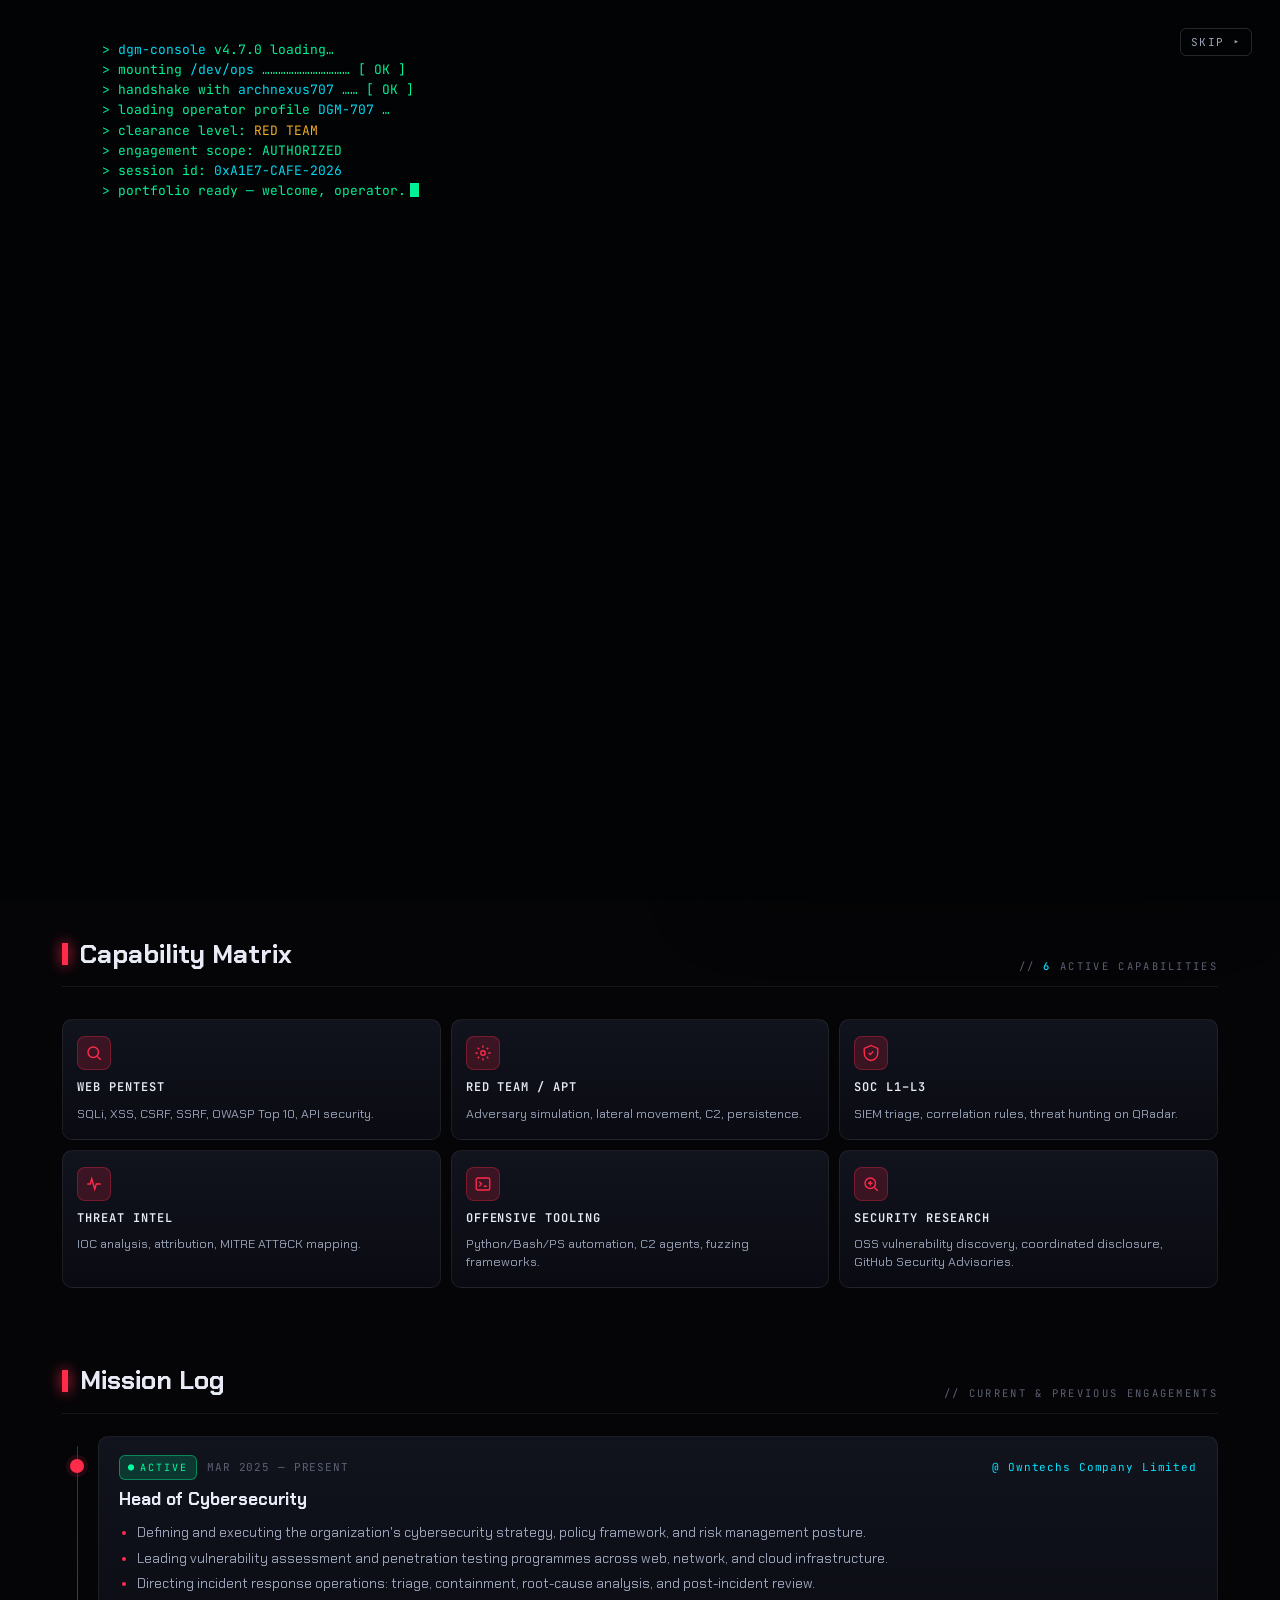
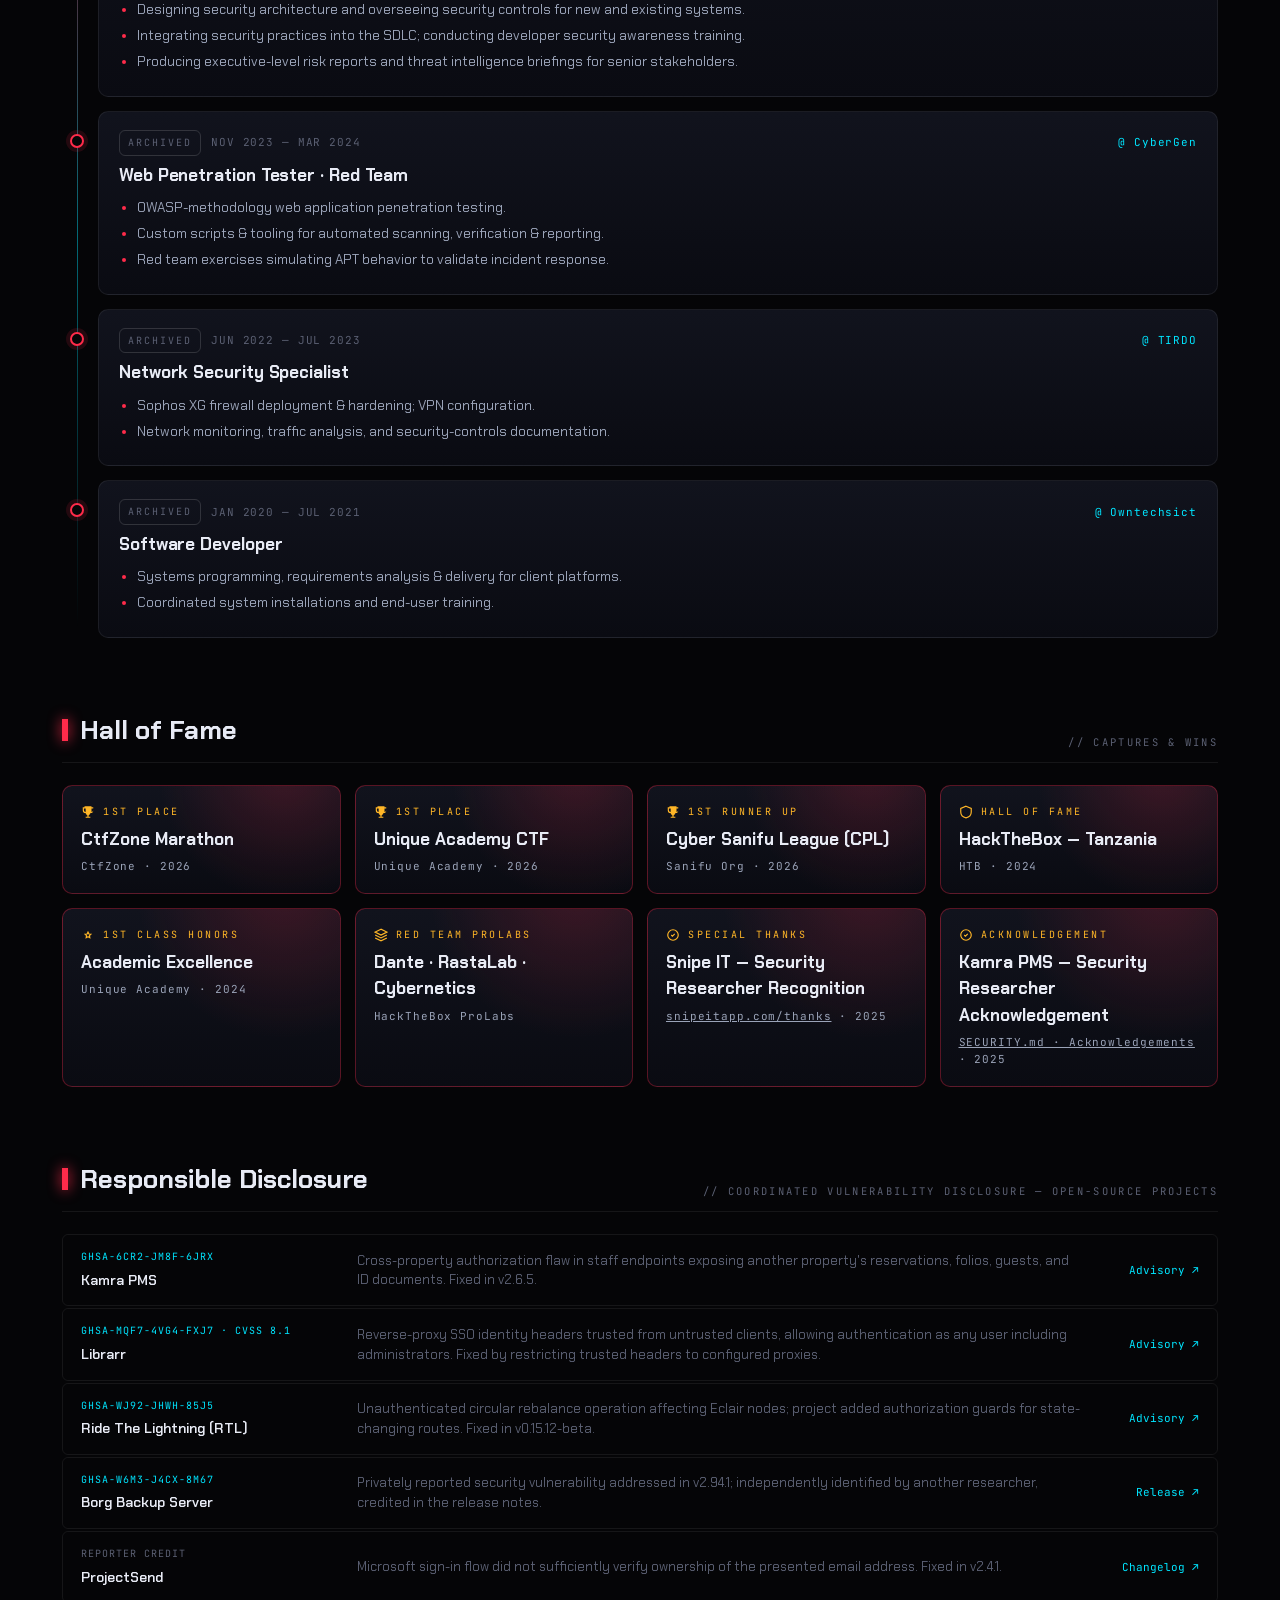
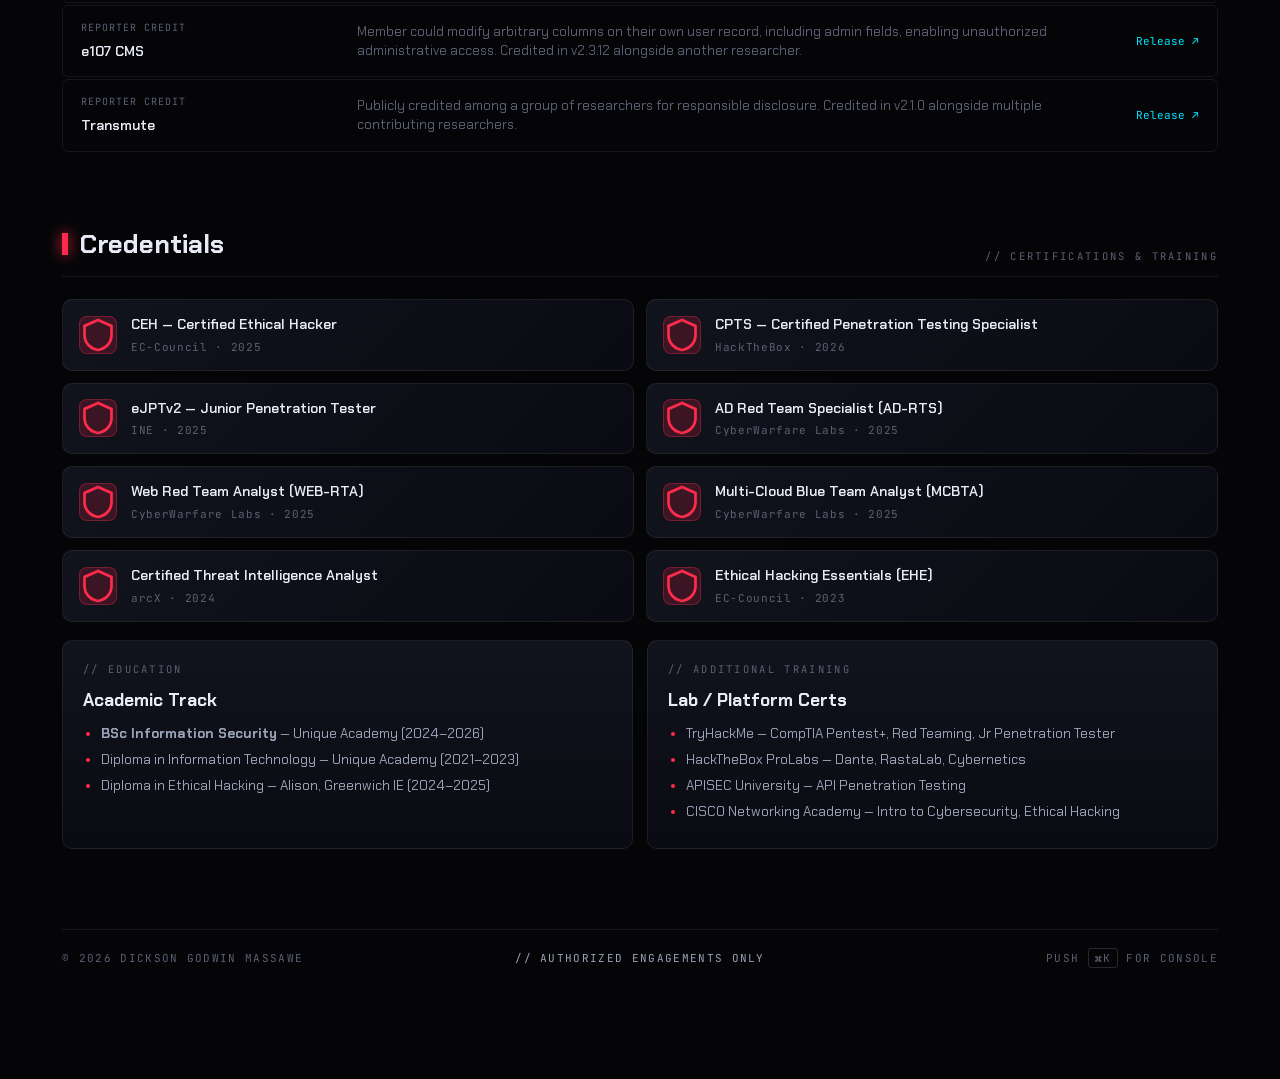
<file: index.html>
<!doctype html>
<html lang="en" data-page="home">
<head>
  <meta charset="utf-8" />
  <meta name="viewport" content="width=device-width,initial-scale=1,viewport-fit=cover" />
  <meta name="description" content="Dickson Godwin Massawe — Head of Cybersecurity, Security Researcher, Red Team Operator, Web Application Pentester. Dar es Salaam, Tanzania." />
  <meta name="theme-color" content="#050507" />
  <title>DGM-707 // Operator Console — Dickson Godwin Massawe</title>

  <link rel="preconnect" href="https://fonts.googleapis.com">
  <link rel="preconnect" href="https://fonts.gstatic.com" crossorigin>
  <link href="https://fonts.googleapis.com/css2?family=Chakra+Petch:wght@400;500;600;700&family=JetBrains+Mono:wght@400;500;600&display=swap" rel="stylesheet">
  <link rel="stylesheet" href="styles.css" />
  <link rel="icon" href="data:image/svg+xml;utf8,<svg xmlns='http://www.w3.org/2000/svg' viewBox='0 0 32 32'><rect width='32' height='32' rx='6' fill='%23050507'/><circle cx='16' cy='16' r='7' fill='none' stroke='%23ff2b4a' stroke-width='2'/><line x1='16' y1='4' x2='16' y2='28' stroke='%23ff2b4a' stroke-width='1.2'/><line x1='4' y1='16' x2='28' y2='16' stroke='%23ff2b4a' stroke-width='1.2'/></svg>">
</head>

<body>
  <!-- Boot sequence overlay -->
  <div class="boot" id="boot" role="status" aria-live="polite">
    <button class="boot__skip" id="bootSkip" aria-label="Skip intro">SKIP ▸</button>
    <div id="bootLines"></div>
  </div>

  <!-- Ambient backdrop -->
  <div class="bg-void" aria-hidden="true"></div>
  <div class="bg-grid" aria-hidden="true"></div>
  <div class="bg-scan" aria-hidden="true"></div>
  <div class="bg-noise" aria-hidden="true"></div>

  <!-- Top nav -->
  <header class="nav">
    <div class="nav__inner">
      <a class="brand" href="index.html" aria-label="Home">
        <span class="brand__mark" aria-hidden="true">
          <!-- crosshair -->
          <svg viewBox="0 0 24 24" fill="none"><circle cx="12" cy="12" r="8" stroke="currentColor" stroke-width="1.8"/><circle cx="12" cy="12" r="2" fill="currentColor"/><line x1="12" y1="1" x2="12" y2="6" stroke="currentColor" stroke-width="1.6"/><line x1="12" y1="18" x2="12" y2="23" stroke="currentColor" stroke-width="1.6"/><line x1="1" y1="12" x2="6" y2="12" stroke="currentColor" stroke-width="1.6"/><line x1="18" y1="12" x2="23" y2="12" stroke="currentColor" stroke-width="1.6"/></svg>
        </span>
        <span>
          <span class="brand__text">DGM_707</span>
          <span class="brand__sub">operator console</span>
        </span>
      </a>

      <nav class="tabs" id="tabs" aria-label="Primary">
        <a class="tab is-active" href="index.html">//&nbsp;Profile</a>
        <a class="tab" href="skills.html">//&nbsp;Arsenal</a>
        <a class="tab" href="projects.html">//&nbsp;Operations</a>
        <a class="tab" href="contact.html">//&nbsp;Comms</a>
      </nav>

      <button class="nav__kbd" id="cmdkOpen" aria-label="Open command palette">
        <svg viewBox="0 0 24 24" width="13" height="13" fill="none" stroke="currentColor" stroke-width="1.8"><circle cx="11" cy="11" r="7"/><line x1="21" y1="21" x2="16.65" y2="16.65"/></svg>
        Search
        <kbd>⌘K</kbd>
      </button>

      <button class="nav__burger" id="burger" aria-label="Menu"><span></span></button>
    </div>
  </header>

  <main class="container">
    <!-- HERO -->
    <section class="hero">
      <div class="hero__left">
        <span class="hero__classify">
          CLASSIFIED // CLEARANCE: HEAD OF CYBER · RED TEAM
        </span>

        <div class="hero__typed" id="typed"></div>

        <h1 class="hero__name" data-glitch="1">
          <span class="tk">Dickson</span> <span class="tk">Godwin</span> <span class="tk">Massawe</span>
        </h1>

        <div class="hero__role">
          <b>Head of Cybersecurity</b><span class="sep">•</span>
          <b>Security Researcher</b><span class="sep">•</span>
          <b>Red Team Operator</b><span class="sep">•</span>
          <b>Web App Pentester</b>
        </div>

        <p class="hero__lead">
          Head of Cybersecurity at Owntechs Company Limited; offensive security engineer
          with active responsible disclosure research across open-source projects.
          Operating across red team adversary simulation, SOC triage, web application
          penetration testing, and security architecture. Dar es Salaam, Tanzania.
        </p>

        <div class="hero__chips">
          <span class="chip chip--red">
            <svg viewBox="0 0 24 24" fill="none" stroke="currentColor" stroke-width="1.7"><path d="M12 2l9 4v6c0 5-3.5 9-9 10-5.5-1-9-5-9-10V6z"/></svg>
            VAPT
          </span>
          <span class="chip chip--red">
            <svg viewBox="0 0 24 24" fill="none" stroke="currentColor" stroke-width="1.7"><circle cx="12" cy="12" r="9"/><circle cx="12" cy="12" r="3"/><path d="M12 3v3M12 18v3M3 12h3M18 12h3"/></svg>
            APT Simulation
          </span>
          <span class="chip">
            <svg viewBox="0 0 24 24" fill="none" stroke="currentColor" stroke-width="1.7"><rect x="3" y="4" width="18" height="16" rx="2"/><path d="M7 9l3 3-3 3M13 15h4"/></svg>
            MITRE ATT&amp;CK
          </span>
          <span class="chip">
            <svg viewBox="0 0 24 24" fill="none" stroke="currentColor" stroke-width="1.7"><path d="M4 4h16v6H4zM4 14h16v6H4z"/><path d="M8 7h.01M8 17h.01"/></svg>
            SIEM (QRadar)
          </span>
          <span class="chip">
            <svg viewBox="0 0 24 24" fill="none" stroke="currentColor" stroke-width="1.7"><path d="M10 13a5 5 0 0 0 7 0l3-3a5 5 0 0 0-7-7l-1 1M14 11a5 5 0 0 0-7 0l-3 3a5 5 0 0 0 7 7l1-1"/></svg>
            OWASP Top 10
          </span>
          <span class="chip">
            <svg viewBox="0 0 24 24" fill="none" stroke="currentColor" stroke-width="1.7"><path d="M12 2L2 7l10 5 10-5-10-5zM2 17l10 5 10-5M2 12l10 5 10-5"/></svg>
            AD Red Team
          </span>
          <span class="chip chip--red">
            <svg viewBox="0 0 24 24" fill="none" stroke="currentColor" stroke-width="1.7"><circle cx="11" cy="11" r="6"/><path d="M11 8v3l2 2M21 21l-4-4"/><circle cx="11" cy="11" r="1" fill="currentColor"/></svg>
            Security Research
          </span>
        </div>

        <div class="hero__meta">
          <div>
            <div class="k">// Location</div>
            <div class="v">Dar es Salaam, TZ</div>
          </div>
          <div>
            <div class="k">// Email</div>
            <div class="v"><button data-copy="dicksonmassawe707@gmail.com" aria-label="Copy email">dicksonmassawe707@gmail.com</button></div>
          </div>
          <div>
            <div class="k">// LinkedIn</div>
            <div class="v"><a href="https://tz.linkedin.com/in/dickson-godwin-963114249" target="_blank" rel="noreferrer">open profile ↗</a></div>
          </div>
        </div>

        <div class="hero__cta">
          <a class="btn" href="projects.html">
            <svg viewBox="0 0 24 24" fill="none" stroke="currentColor" stroke-width="2"><path d="M5 12h14M13 5l7 7-7 7"/></svg>
            View Operations
          </a>
          <a class="btn btn--ghost" href="contact.html">
            <svg viewBox="0 0 24 24" fill="none" stroke="currentColor" stroke-width="2"><circle cx="12" cy="12" r="2"/><path d="M8.5 8.5a5 5 0 0 0 0 7M15.5 15.5a5 5 0 0 0 0-7"/></svg>
            Open secure channel
          </a>
          <a class="btn btn--ghost" href="https://github.com/archnexus707" target="_blank" rel="noreferrer">
            <svg viewBox="0 0 24 24" fill="currentColor"><path d="M12 .5C5.7.5.5 5.7.5 12c0 5.1 3.3 9.4 7.8 10.9.6.1.8-.2.8-.6v-2c-3.2.7-3.9-1.4-3.9-1.4-.5-1.3-1.3-1.7-1.3-1.7-1-.7.1-.7.1-.7 1.1.1 1.7 1.2 1.7 1.2 1 1.7 2.7 1.2 3.3.9.1-.7.4-1.2.7-1.5-2.6-.3-5.3-1.3-5.3-5.7 0-1.3.4-2.3 1.2-3.1-.1-.3-.5-1.5.1-3 0 0 1-.3 3.2 1.2.9-.3 1.9-.4 2.9-.4s2 .1 2.9.4c2.2-1.5 3.2-1.2 3.2-1.2.6 1.6.2 2.7.1 3 .7.8 1.2 1.8 1.2 3.1 0 4.4-2.7 5.4-5.3 5.7.4.4.8 1.1.8 2.2v3.3c0 .3.2.7.8.6 4.6-1.5 7.8-5.8 7.8-10.9C23.5 5.7 18.3.5 12 .5z"/></svg>
            GitHub
          </a>
        </div>
      </div>

      <!-- Operator ID card -->
      <aside class="hero__right">
        <div class="idcard">
          <div class="idcard__top">
            <span>// OPERATOR IDENTIFICATION</span>
            <span class="idcard__dots"><i></i><i></i><i></i></span>
          </div>

          <div class="idcard__photo">
            <img src="portfolio_pullneck.jpg" alt="Dickson Godwin Massawe — operator portrait" onerror="this.style.display='none'"/>
            <div class="idcard__scan"></div>
            <div class="idcard__corners" aria-hidden="true"><i></i><i></i><i></i><i></i></div>
            <div class="idcard__badge">ID: <b>DGM-707</b> // VERIFIED</div>
          </div>

          <div class="idcard__info">
            <div>
              <div class="k">Codename</div>
              <div class="v red">archnexus707</div>
            </div>
            <div>
              <div class="k">Status</div>
              <div class="v green">● ACTIVE</div>
            </div>
            <div>
              <div class="k">Division</div>
              <div class="v">Head of Cyber</div>
            </div>
            <div>
              <div class="k">Clearance</div>
              <div class="v red">RED // L3</div>
            </div>
            <div>
              <div class="k">AO</div>
              <div class="v">Dar es Salaam</div>
            </div>
            <div>
              <div class="k">Years Op</div>
              <div class="v">3+</div>
            </div>
          </div>

          <div class="idcard__threat">
            <span>THREAT LEVEL</span>
            <div class="idcard__bars" aria-hidden="true">
              <span class="on"></span><span class="on"></span><span class="on"></span><span class="on"></span><span></span>
            </div>
            <b>HIGH</b>
          </div>
        </div>
      </aside>
    </section>

    <!-- CAPABILITY MATRIX -->
    <section class="section">
      <div class="section__head">
        <h2 class="section__title">Capability Matrix</h2>
        <span class="section__kicker">// <b>6</b> active capabilities</span>
      </div>
      <div class="matrix">
        <div class="matrix__cell">
          <div class="matrix__icon">
            <svg viewBox="0 0 24 24" fill="none" stroke="currentColor" stroke-width="1.8"><circle cx="11" cy="11" r="7"/><line x1="21" y1="21" x2="16.65" y2="16.65"/></svg>
          </div>
          <div class="matrix__name">Web Pentest</div>
          <div class="matrix__desc">SQLi, XSS, CSRF, SSRF, OWASP Top 10, API security.</div>
        </div>
        <div class="matrix__cell">
          <div class="matrix__icon">
            <svg viewBox="0 0 24 24" fill="none" stroke="currentColor" stroke-width="1.8"><circle cx="12" cy="12" r="3"/><path d="M12 2v3M12 19v3M2 12h3M19 12h3M4.9 4.9l2.1 2.1M17 17l2.1 2.1M4.9 19.1L7 17M17 7l2.1-2.1"/></svg>
          </div>
          <div class="matrix__name">Red Team / APT</div>
          <div class="matrix__desc">Adversary simulation, lateral movement, C2, persistence.</div>
        </div>
        <div class="matrix__cell">
          <div class="matrix__icon">
            <svg viewBox="0 0 24 24" fill="none" stroke="currentColor" stroke-width="1.8"><path d="M12 2l9 4v6c0 5-3.5 9-9 10-5.5-1-9-5-9-10V6z"/><path d="M9 12l2 2 4-4"/></svg>
          </div>
          <div class="matrix__name">SOC L1–L3</div>
          <div class="matrix__desc">SIEM triage, correlation rules, threat hunting on QRadar.</div>
        </div>
        <div class="matrix__cell">
          <div class="matrix__icon">
            <svg viewBox="0 0 24 24" fill="none" stroke="currentColor" stroke-width="1.8"><path d="M3 12h4l2-7 4 14 2-7h6"/></svg>
          </div>
          <div class="matrix__name">Threat Intel</div>
          <div class="matrix__desc">IOC analysis, attribution, MITRE ATT&amp;CK mapping.</div>
        </div>
        <div class="matrix__cell">
          <div class="matrix__icon">
            <svg viewBox="0 0 24 24" fill="none" stroke="currentColor" stroke-width="1.8"><rect x="3" y="4" width="18" height="16" rx="2"/><path d="M7 9l3 3-3 3M13 15h4"/></svg>
          </div>
          <div class="matrix__name">Offensive Tooling</div>
          <div class="matrix__desc">Python/Bash/PS automation, C2 agents, fuzzing frameworks.</div>
        </div>
        <div class="matrix__cell">
          <div class="matrix__icon">
            <svg viewBox="0 0 24 24" fill="none" stroke="currentColor" stroke-width="1.8"><circle cx="11" cy="11" r="7"/><path d="M21 21l-4.35-4.35M11 8v6M8 11h6"/></svg>
          </div>
          <div class="matrix__name">Security Research</div>
          <div class="matrix__desc">OSS vulnerability discovery, coordinated disclosure, GitHub Security Advisories.</div>
        </div>
      </div>
    </section>

    <!-- OPERATIONS TIMELINE -->
    <section class="section">
      <div class="section__head">
        <h2 class="section__title">Mission Log</h2>
        <span class="section__kicker">// current &amp; previous engagements</span>
      </div>

      <div class="ops">
        <article class="op is-active">
          <div class="op__head">
            <span class="op__status active">ACTIVE</span>
            <span class="op__date">MAR 2025 — PRESENT</span>
            <span class="op__org">@ Owntechs Company Limited</span>
          </div>
          <h3 class="op__role">Head of Cybersecurity</h3>
          <ul class="op__bullets">
            <li>Defining and executing the organization's cybersecurity strategy, policy framework, and risk management posture.</li>
            <li>Leading vulnerability assessment and penetration testing programmes across web, network, and cloud infrastructure.</li>
            <li>Directing incident response operations: triage, containment, root-cause analysis, and post-incident review.</li>
            <li>Designing security architecture and overseeing security controls for new and existing systems.</li>
            <li>Integrating security practices into the SDLC; conducting developer security awareness training.</li>
            <li>Producing executive-level risk reports and threat intelligence briefings for senior stakeholders.</li>
          </ul>
        </article>

        <article class="op">
          <div class="op__head">
            <span class="op__status archived">ARCHIVED</span>
            <span class="op__date">NOV 2023 — MAR 2024</span>
            <span class="op__org">@ CyberGen</span>
          </div>
          <h3 class="op__role">Web Penetration Tester · Red Team</h3>
          <ul class="op__bullets">
            <li>OWASP-methodology web application penetration testing.</li>
            <li>Custom scripts &amp; tooling for automated scanning, verification &amp; reporting.</li>
            <li>Red team exercises simulating APT behavior to validate incident response.</li>
          </ul>
        </article>

        <article class="op">
          <div class="op__head">
            <span class="op__status archived">ARCHIVED</span>
            <span class="op__date">JUN 2022 — JUL 2023</span>
            <span class="op__org">@ TIRDO</span>
          </div>
          <h3 class="op__role">Network Security Specialist</h3>
          <ul class="op__bullets">
            <li>Sophos XG firewall deployment &amp; hardening; VPN configuration.</li>
            <li>Network monitoring, traffic analysis, and security-controls documentation.</li>
          </ul>
        </article>

        <article class="op">
          <div class="op__head">
            <span class="op__status archived">ARCHIVED</span>
            <span class="op__date">JAN 2020 — JUL 2021</span>
            <span class="op__org">@ Owntechsict</span>
          </div>
          <h3 class="op__role">Software Developer</h3>
          <ul class="op__bullets">
            <li>Systems programming, requirements analysis &amp; delivery for client platforms.</li>
            <li>Coordinated system installations and end-user training.</li>
          </ul>
        </article>
      </div>
    </section>

    <!-- HALL OF FAME / TROPHIES -->
    <section class="section">
      <div class="section__head">
        <h2 class="section__title">Hall of Fame</h2>
        <span class="section__kicker">// captures &amp; wins</span>
      </div>
      <div class="trophies">
        <div class="trophy">
          <div class="trophy__rank">
            <svg viewBox="0 0 24 24" fill="currentColor"><path d="M6 2h12v2h3v5a5 5 0 0 1-5 5h-.2A6 6 0 0 1 13 18v2h3v2H8v-2h3v-2a6 6 0 0 1-2.8-4H8a5 5 0 0 1-5-5V4h3V2zm0 4H5v3a3 3 0 0 0 3 3V6zm12 0v6a3 3 0 0 0 3-3V6h-3z"/></svg>
            1ST PLACE
          </div>
          <h3 class="trophy__title">CtfZone Marathon</h3>
          <div class="trophy__issuer">CtfZone · 2026</div>
        </div>
        <div class="trophy">
          <div class="trophy__rank">
            <svg viewBox="0 0 24 24" fill="currentColor"><path d="M6 2h12v2h3v5a5 5 0 0 1-5 5h-.2A6 6 0 0 1 13 18v2h3v2H8v-2h3v-2a6 6 0 0 1-2.8-4H8a5 5 0 0 1-5-5V4h3V2zm0 4H5v3a3 3 0 0 0 3 3V6zm12 0v6a3 3 0 0 0 3-3V6h-3z"/></svg>
            1ST PLACE
          </div>
          <h3 class="trophy__title">Unique Academy CTF</h3>
          <div class="trophy__issuer">Unique Academy · 2026</div>
        </div>
        <div class="trophy">
          <div class="trophy__rank">
            <svg viewBox="0 0 24 24" fill="currentColor"><path d="M6 2h12v2h3v5a5 5 0 0 1-5 5h-.2A6 6 0 0 1 13 18v2h3v2H8v-2h3v-2a6 6 0 0 1-2.8-4H8a5 5 0 0 1-5-5V4h3V2zm0 4H5v3a3 3 0 0 0 3 3V6zm12 0v6a3 3 0 0 0 3-3V6h-3z"/></svg>
            1ST RUNNER UP
          </div>
          <h3 class="trophy__title">Cyber Sanifu League (CPL)</h3>
          <div class="trophy__issuer">Sanifu Org · 2026</div>
        </div>
        <div class="trophy">
          <div class="trophy__rank">
            <svg viewBox="0 0 24 24" fill="none" stroke="currentColor" stroke-width="2"><path d="M12 2l9 4v6c0 5-3.5 9-9 10-5.5-1-9-5-9-10V6z"/></svg>
            HALL OF FAME
          </div>
          <h3 class="trophy__title">HackTheBox — Tanzania</h3>
          <div class="trophy__issuer">HTB · 2024</div>
        </div>
        <div class="trophy">
          <div class="trophy__rank">
            <svg viewBox="0 0 24 24" fill="none" stroke="currentColor" stroke-width="2"><path d="M12 15l-3.09 1.62.59-3.43L7 10.76l3.45-.5L12 7.1l1.55 3.16 3.45.5-2.5 2.43.59 3.43z"/></svg>
            1ST CLASS HONORS
          </div>
          <h3 class="trophy__title">Academic Excellence</h3>
          <div class="trophy__issuer">Unique Academy · 2024</div>
        </div>
        <div class="trophy">
          <div class="trophy__rank">
            <svg viewBox="0 0 24 24" fill="none" stroke="currentColor" stroke-width="2"><path d="M12 2L2 7l10 5 10-5-10-5zM2 17l10 5 10-5M2 12l10 5 10-5"/></svg>
            RED TEAM PROLABS
          </div>
          <h3 class="trophy__title">Dante · RastaLab · Cybernetics</h3>
          <div class="trophy__issuer">HackTheBox ProLabs</div>
        </div>
        <div class="trophy">
          <div class="trophy__rank">
            <svg viewBox="0 0 24 24" fill="none" stroke="currentColor" stroke-width="2"><circle cx="12" cy="12" r="9"/><path d="M9 12l2 2 4-4"/></svg>
            SPECIAL THANKS
          </div>
          <h3 class="trophy__title">Snipe IT — Security Researcher Recognition</h3>
          <div class="trophy__issuer"><a href="https://snipeitapp.com/thanks" target="_blank" rel="noreferrer" style="color:inherit;text-decoration:underline">snipeitapp.com/thanks</a> · 2025</div>
        </div>
        <div class="trophy">
          <div class="trophy__rank">
            <svg viewBox="0 0 24 24" fill="none" stroke="currentColor" stroke-width="2"><circle cx="12" cy="12" r="9"/><path d="M9 12l2 2 4-4"/></svg>
            ACKNOWLEDGEMENT
          </div>
          <h3 class="trophy__title">Kamra PMS — Security Researcher Acknowledgement</h3>
          <div class="trophy__issuer"><a href="https://github.com/Kamra-PMS/kamra-pms/blob/main/SECURITY.md" target="_blank" rel="noreferrer" style="color:inherit;text-decoration:underline">SECURITY.md · Acknowledgements</a> · 2025</div>
        </div>
      </div>
    </section>

    <!-- RESPONSIBLE DISCLOSURE -->
    <section class="section">
      <div class="section__head">
        <h2 class="section__title">Responsible Disclosure</h2>
        <span class="section__kicker">// coordinated vulnerability disclosure — open-source projects</span>
      </div>
      <div class="disc-table">
        <div class="disc-row">
          <div class="disc-col disc-col--project">
            <span class="disc-tag">GHSA-6cr2-jm8f-6jrx</span>
            <span class="disc-name">Kamra PMS</span>
          </div>
          <div class="disc-col disc-col--desc">Cross-property authorization flaw in staff endpoints exposing another property's reservations, folios, guests, and ID documents. Fixed in v2.6.5.</div>
          <div class="disc-col disc-col--link"><a href="https://github.com/Kamra-PMS/kamra-pms/releases/tag/v2.6.5" target="_blank" rel="noreferrer">Advisory ↗</a></div>
        </div>
        <div class="disc-row">
          <div class="disc-col disc-col--project">
            <span class="disc-tag">GHSA-mqf7-4vg4-fxj7 · CVSS 8.1</span>
            <span class="disc-name">Librarr</span>
          </div>
          <div class="disc-col disc-col--desc">Reverse-proxy SSO identity headers trusted from untrusted clients, allowing authentication as any user including administrators. Fixed by restricting trusted headers to configured proxies.</div>
          <div class="disc-col disc-col--link"><a href="https://github.com/JeremiahM37/librarr/releases" target="_blank" rel="noreferrer">Advisory ↗</a></div>
        </div>
        <div class="disc-row">
          <div class="disc-col disc-col--project">
            <span class="disc-tag">GHSA-wj92-jhwh-85j5</span>
            <span class="disc-name">Ride The Lightning (RTL)</span>
          </div>
          <div class="disc-col disc-col--desc">Unauthenticated circular rebalance operation affecting Eclair nodes; project added authorization guards for state-changing routes. Fixed in v0.15.12-beta.</div>
          <div class="disc-col disc-col--link"><a href="https://github.com/Ride-The-Lightning/RTL/releases" target="_blank" rel="noreferrer">Advisory ↗</a></div>
        </div>
        <div class="disc-row">
          <div class="disc-col disc-col--project">
            <span class="disc-tag">GHSA-w6m3-j4cx-8m67</span>
            <span class="disc-name">Borg Backup Server</span>
          </div>
          <div class="disc-col disc-col--desc">Privately reported security vulnerability addressed in v2.94.1; independently identified by another researcher, credited in the release notes.</div>
          <div class="disc-col disc-col--link"><a href="https://newreleases.io/project/github/marcpope/borgbackupserver/release/v2.94.1" target="_blank" rel="noreferrer">Release ↗</a></div>
        </div>
        <div class="disc-row">
          <div class="disc-col disc-col--project">
            <span class="disc-tag disc-tag--credit">REPORTER CREDIT</span>
            <span class="disc-name">ProjectSend</span>
          </div>
          <div class="disc-col disc-col--desc">Microsoft sign-in flow did not sufficiently verify ownership of the presented email address. Fixed in v2.4.1.</div>
          <div class="disc-col disc-col--link"><a href="https://www.projectsend.org/changelog/v2.4.1" target="_blank" rel="noreferrer">Changelog ↗</a></div>
        </div>
        <div class="disc-row">
          <div class="disc-col disc-col--project">
            <span class="disc-tag disc-tag--credit">REPORTER CREDIT</span>
            <span class="disc-name">e107 CMS</span>
          </div>
          <div class="disc-col disc-col--desc">Member could modify arbitrary columns on their own user record, including admin fields, enabling unauthorized administrative access. Credited in v2.3.12 alongside another researcher.</div>
          <div class="disc-col disc-col--link"><a href="https://mail.e107.org/blog/e107-v2-3-12-bootstrap-cms-released.html" target="_blank" rel="noreferrer">Release ↗</a></div>
        </div>
        <div class="disc-row">
          <div class="disc-col disc-col--project">
            <span class="disc-tag disc-tag--credit">REPORTER CREDIT</span>
            <span class="disc-name">Transmute</span>
          </div>
          <div class="disc-col disc-col--desc">Publicly credited among a group of researchers for responsible disclosure. Credited in v2.1.0 alongside multiple contributing researchers.</div>
          <div class="disc-col disc-col--link"><a href="https://newreleases.io/project/github/transmute-app/transmute/release/v2.1.0" target="_blank" rel="noreferrer">Release ↗</a></div>
        </div>
      </div>
    </section>

    <!-- CERTS + EDU -->
    <section class="section">
      <div class="section__head">
        <h2 class="section__title">Credentials</h2>
        <span class="section__kicker">// certifications &amp; training</span>
      </div>

      <div class="certs">
        <div class="cert">
          <div class="cert__ico">
            <svg viewBox="0 0 24 24" fill="none" stroke="currentColor" stroke-width="1.8"><path d="M12 2l9 4v6c0 5-3.5 9-9 10-5.5-1-9-5-9-10V6z"/></svg>
          </div>
          <div class="cert__body">
            <p class="cert__name">CEH — Certified Ethical Hacker</p>
            <div class="cert__issuer">EC-Council · 2025</div>
          </div>
        </div>
        <div class="cert">
          <div class="cert__ico">
            <svg viewBox="0 0 24 24" fill="none" stroke="currentColor" stroke-width="1.8"><path d="M12 2l9 4v6c0 5-3.5 9-9 10-5.5-1-9-5-9-10V6z"/></svg>
          </div>
          <div class="cert__body">
            <p class="cert__name">CPTS — Certified Penetration Testing Specialist</p>
            <div class="cert__issuer">HackTheBox · 2026</div>
          </div>
        </div>
        <div class="cert">
          <div class="cert__ico">
            <svg viewBox="0 0 24 24" fill="none" stroke="currentColor" stroke-width="1.8"><path d="M12 2l9 4v6c0 5-3.5 9-9 10-5.5-1-9-5-9-10V6z"/></svg>
          </div>
          <div class="cert__body">
            <p class="cert__name">eJPTv2 — Junior Penetration Tester</p>
            <div class="cert__issuer">INE · 2025</div>
          </div>
        </div>
        <div class="cert">
          <div class="cert__ico">
            <svg viewBox="0 0 24 24" fill="none" stroke="currentColor" stroke-width="1.8"><path d="M12 2l9 4v6c0 5-3.5 9-9 10-5.5-1-9-5-9-10V6z"/></svg>
          </div>
          <div class="cert__body">
            <p class="cert__name">AD Red Team Specialist (AD-RTS)</p>
            <div class="cert__issuer">CyberWarfare Labs · 2025</div>
          </div>
        </div>
        <div class="cert">
          <div class="cert__ico">
            <svg viewBox="0 0 24 24" fill="none" stroke="currentColor" stroke-width="1.8"><path d="M12 2l9 4v6c0 5-3.5 9-9 10-5.5-1-9-5-9-10V6z"/></svg>
          </div>
          <div class="cert__body">
            <p class="cert__name">Web Red Team Analyst (WEB-RTA)</p>
            <div class="cert__issuer">CyberWarfare Labs · 2025</div>
          </div>
        </div>
        <div class="cert">
          <div class="cert__ico">
            <svg viewBox="0 0 24 24" fill="none" stroke="currentColor" stroke-width="1.8"><path d="M12 2l9 4v6c0 5-3.5 9-9 10-5.5-1-9-5-9-10V6z"/></svg>
          </div>
          <div class="cert__body">
            <p class="cert__name">Multi-Cloud Blue Team Analyst (MCBTA)</p>
            <div class="cert__issuer">CyberWarfare Labs · 2025</div>
          </div>
        </div>
        <div class="cert">
          <div class="cert__ico">
            <svg viewBox="0 0 24 24" fill="none" stroke="currentColor" stroke-width="1.8"><path d="M12 2l9 4v6c0 5-3.5 9-9 10-5.5-1-9-5-9-10V6z"/></svg>
          </div>
          <div class="cert__body">
            <p class="cert__name">Certified Threat Intelligence Analyst</p>
            <div class="cert__issuer">arcX · 2024</div>
          </div>
        </div>
        <div class="cert">
          <div class="cert__ico">
            <svg viewBox="0 0 24 24" fill="none" stroke="currentColor" stroke-width="1.8"><path d="M12 2l9 4v6c0 5-3.5 9-9 10-5.5-1-9-5-9-10V6z"/></svg>
          </div>
          <div class="cert__body">
            <p class="cert__name">Ethical Hacking Essentials (EHE)</p>
            <div class="cert__issuer">EC-Council · 2023</div>
          </div>
        </div>
      </div>

      <div class="grid2" style="margin-top:18px">
        <div class="card">
          <div class="section__kicker" style="margin-bottom:10px">// EDUCATION</div>
          <h3 style="margin:0 0 10px;font-family:var(--display)">Academic Track</h3>
          <ul class="op__bullets" style="margin:0">
            <li><b>BSc Information Security</b> — Unique Academy (2024–2026)</li>
            <li>Diploma in Information Technology — Unique Academy (2021–2023)</li>
            <li>Diploma in Ethical Hacking — Alison, Greenwich IE (2024–2025)</li>
          </ul>
        </div>
        <div class="card">
          <div class="section__kicker" style="margin-bottom:10px">// ADDITIONAL TRAINING</div>
          <h3 style="margin:0 0 10px;font-family:var(--display)">Lab / Platform Certs</h3>
          <ul class="op__bullets" style="margin:0">
            <li>TryHackMe — CompTIA Pentest+, Red Teaming, Jr Penetration Tester</li>
            <li>HackTheBox ProLabs — Dante, RastaLab, Cybernetics</li>
            <li>APISEC University — API Penetration Testing</li>
            <li>CISCO Networking Academy — Intro to Cybersecurity, Ethical Hacking</li>
          </ul>
        </div>
      </div>
    </section>

    <footer class="footer">
      <div class="footer__grid">
        <span>© <span id="year"></span> DICKSON GODWIN MASSAWE</span>
        <span class="footer__center">// authorized engagements only</span>
        <span class="footer__end">PUSH <kbd style="font-family:var(--mono);padding:2px 6px;border:1px solid var(--stroke-2);border-radius:3px">⌘K</kbd> FOR CONSOLE</span>
      </div>
    </footer>
  </main>

  <!-- HUD status bar -->
  <div class="hud" role="status">
    <span class="hud__dot" aria-hidden="true"></span>
    <span>OPERATOR: <b>DGM-707</b></span>
    <span class="hud__sep">│</span>
    <span class="hud__mobile-hide">STATUS: <b style="color:var(--green)">ACTIVE</b></span>
    <span class="hud__sep hud__mobile-hide">│</span>
    <span class="hud__mobile-hide">LOC: <b>DAR_ES_SALAAM</b></span>
    <div class="hud__right">
      <span class="hud__mobile-hide">NET: <b style="color:var(--cyan)">SECURE</b></span>
      <span>v4.7</span>
    </div>
  </div>

  <!-- Command palette -->
  <div class="cmdk" id="cmdk" role="dialog" aria-label="Command palette" aria-modal="true">
    <div class="cmdk__box">
      <input class="cmdk__input" id="cmdkInput" placeholder="> type a command… (whoami, goto skills, nmap…)" autocomplete="off" spellcheck="false" />
      <div class="cmdk__list" id="cmdkList"></div>
    </div>
  </div>

  <div class="toast" id="toast" role="status" aria-live="polite"></div>

  <script src="app.js"></script>
</body>
</html>
</file>
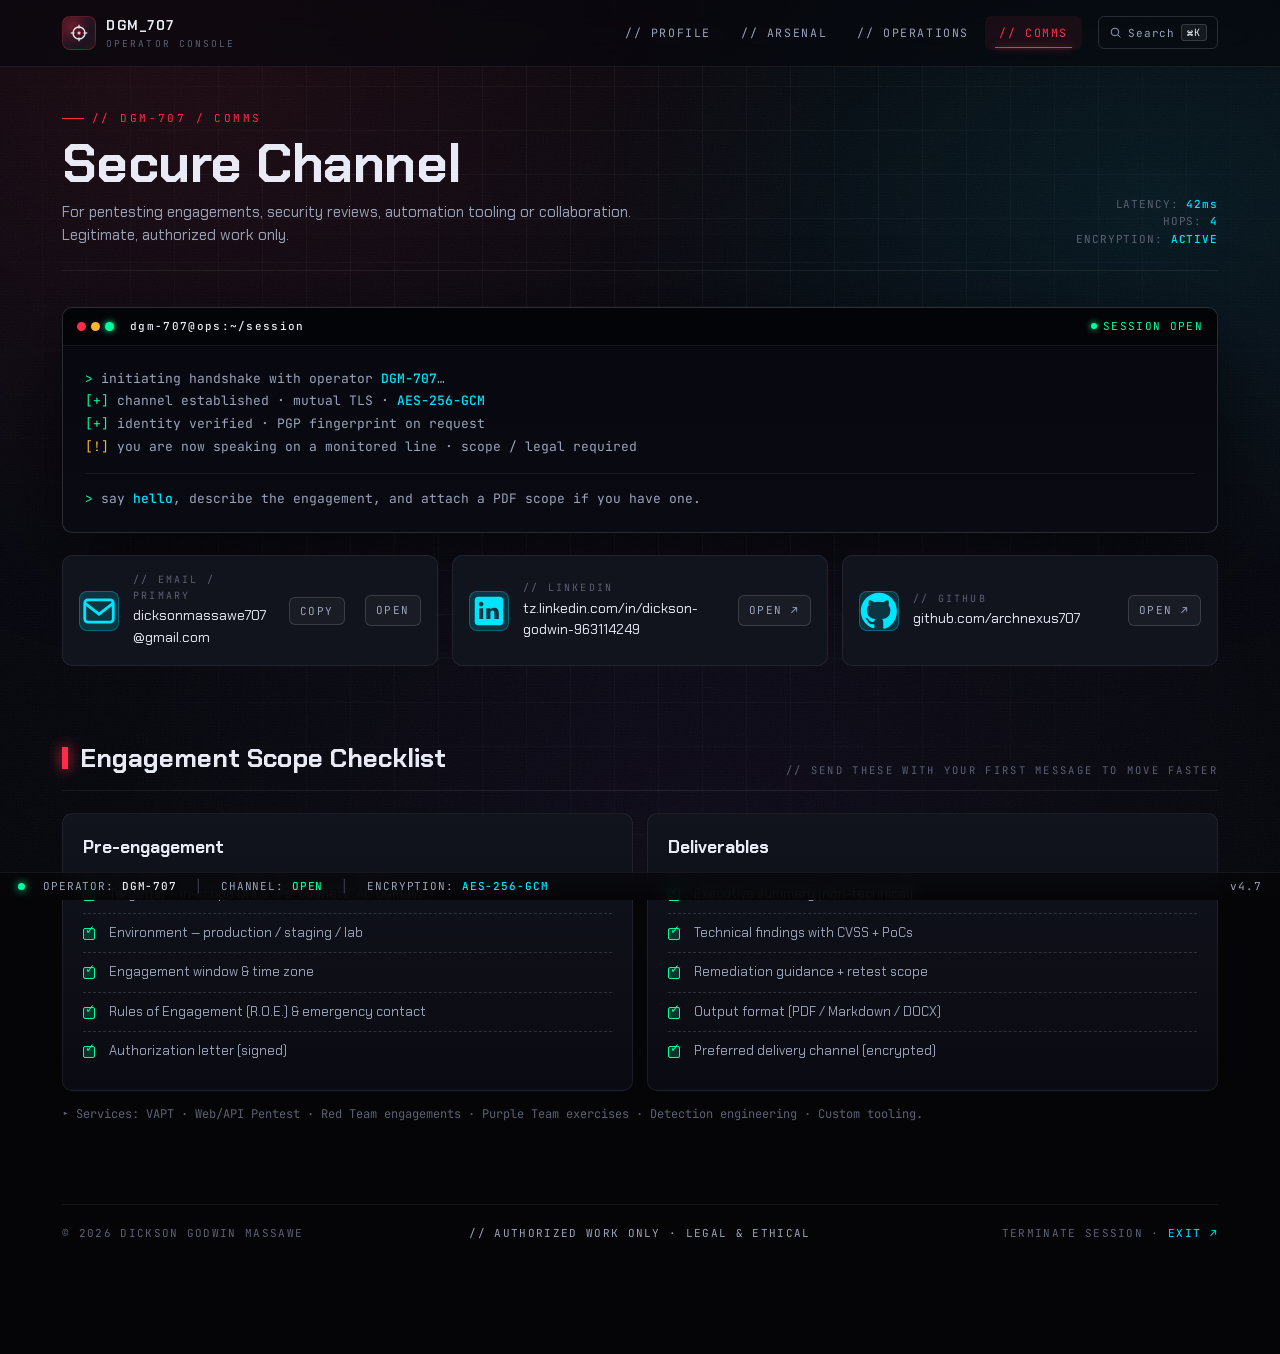
<file: contact.html>
<!doctype html>
<html lang="en" data-page="contact">
<head>
  <meta charset="utf-8" />
  <meta name="viewport" content="width=device-width,initial-scale=1" />
  <meta name="description" content="Secure comms — open a channel for pentesting, security review, or collaboration." />
  <meta name="theme-color" content="#050507" />
  <title>DGM-707 // Secure Comms</title>

  <link rel="preconnect" href="https://fonts.googleapis.com">
  <link rel="preconnect" href="https://fonts.gstatic.com" crossorigin>
  <link href="https://fonts.googleapis.com/css2?family=Chakra+Petch:wght@400;500;600;700&family=JetBrains+Mono:wght@400;500;600&display=swap" rel="stylesheet">
  <link rel="stylesheet" href="styles.css" />
  <link rel="icon" href="data:image/svg+xml;utf8,<svg xmlns='http://www.w3.org/2000/svg' viewBox='0 0 32 32'><rect width='32' height='32' rx='6' fill='%23050507'/><circle cx='16' cy='16' r='7' fill='none' stroke='%23ff2b4a' stroke-width='2'/><line x1='16' y1='4' x2='16' y2='28' stroke='%23ff2b4a' stroke-width='1.2'/><line x1='4' y1='16' x2='28' y2='16' stroke='%23ff2b4a' stroke-width='1.2'/></svg>">
</head>

<body>
  <div class="bg-void" aria-hidden="true"></div>
  <div class="bg-grid" aria-hidden="true"></div>
  <div class="bg-scan" aria-hidden="true"></div>
  <div class="bg-noise" aria-hidden="true"></div>

  <header class="nav">
    <div class="nav__inner">
      <a class="brand" href="index.html" aria-label="Home">
        <span class="brand__mark" aria-hidden="true">
          <svg viewBox="0 0 24 24" fill="none"><circle cx="12" cy="12" r="8" stroke="currentColor" stroke-width="1.8"/><circle cx="12" cy="12" r="2" fill="currentColor"/><line x1="12" y1="1" x2="12" y2="6" stroke="currentColor" stroke-width="1.6"/><line x1="12" y1="18" x2="12" y2="23" stroke="currentColor" stroke-width="1.6"/><line x1="1" y1="12" x2="6" y2="12" stroke="currentColor" stroke-width="1.6"/><line x1="18" y1="12" x2="23" y2="12" stroke="currentColor" stroke-width="1.6"/></svg>
        </span>
        <span>
          <span class="brand__text">DGM_707</span>
          <span class="brand__sub">operator console</span>
        </span>
      </a>
      <nav class="tabs" id="tabs" aria-label="Primary">
        <a class="tab" href="index.html">//&nbsp;Profile</a>
        <a class="tab" href="skills.html">//&nbsp;Arsenal</a>
        <a class="tab" href="projects.html">//&nbsp;Operations</a>
        <a class="tab is-active" href="contact.html">//&nbsp;Comms</a>
      </nav>
      <button class="nav__kbd" id="cmdkOpen" aria-label="Open command palette">
        <svg viewBox="0 0 24 24" width="13" height="13" fill="none" stroke="currentColor" stroke-width="1.8"><circle cx="11" cy="11" r="7"/><line x1="21" y1="21" x2="16.65" y2="16.65"/></svg>
        Search <kbd>⌘K</kbd>
      </button>
      <button class="nav__burger" id="burger" aria-label="Menu"><span></span></button>
    </div>
  </header>

  <main class="container">
    <section class="pageHead">
      <div>
        <div class="pageHead__kicker">// DGM-707 / COMMS</div>
        <h1>Secure Channel</h1>
        <p>For pentesting engagements, security reviews, automation tooling or collaboration. Legitimate, authorized work only.</p>
      </div>
      <div class="pageHead__aside">
        LATENCY: <b>42ms</b><br>
        HOPS: <b>4</b><br>
        ENCRYPTION: <b>ACTIVE</b>
      </div>
    </section>

    <!-- Terminal session -->
    <div class="terminal">
      <div class="terminal__bar">
        <div class="dots"><span></span><span></span><span></span></div>
        <span class="terminal__title">dgm-707@ops:~/session</span>
        <span class="terminal__status">SESSION OPEN</span>
      </div>
      <div class="terminal__body">
        <div class="terminal__line">initiating handshake with operator <b>DGM-707</b>…</div>
        <div class="terminal__line ok">channel established · mutual TLS · <b>AES-256-GCM</b></div>
        <div class="terminal__line ok">identity verified · PGP fingerprint on request</div>
        <div class="terminal__line warn">you are now speaking on a monitored line · scope / legal required</div>
        <div class="terminal__divide"></div>
        <div class="terminal__line">say <b>hello</b>, describe the engagement, and attach a PDF scope if you have one.</div>
      </div>
    </div>

    <!-- Channels grid -->
    <div class="contact-grid">
      <div class="channel">
        <div class="channel__ico">
          <svg viewBox="0 0 24 24" fill="none" stroke="currentColor" stroke-width="1.8"><rect x="3" y="5" width="18" height="14" rx="2"/><path d="M3 7l9 7 9-7"/></svg>
        </div>
        <div class="channel__body">
          <div class="channel__label">// EMAIL / PRIMARY</div>
          <div class="channel__val">dicksonmassawe707@gmail.com</div>
        </div>
        <button class="channel__action" data-copy="dicksonmassawe707@gmail.com">COPY</button>
        <a class="channel__action" href="mailto:dicksonmassawe707@gmail.com" style="margin-left:6px">OPEN</a>
      </div>

      <div class="channel">
        <div class="channel__ico">
          <svg viewBox="0 0 24 24" fill="currentColor"><path d="M19 3H5c-1.1 0-2 .9-2 2v14c0 1.1.9 2 2 2h14c1.1 0 2-.9 2-2V5c0-1.1-.9-2-2-2zM8.3 17H5.7V10.2H8.3V17zM7 9.1c-.8 0-1.5-.7-1.5-1.5S6.2 6.1 7 6.1s1.5.7 1.5 1.5S7.8 9.1 7 9.1zm11 7.9h-2.6v-3.4c0-.8 0-1.9-1.2-1.9s-1.3.9-1.3 1.8V17H10.3v-6.8h2.5v.9h0c.4-.7 1.2-1.2 2.4-1.2 2.6 0 3 1.7 3 3.9V17z"/></svg>
        </div>
        <div class="channel__body">
          <div class="channel__label">// LINKEDIN</div>
          <div class="channel__val">tz.linkedin.com/in/dickson-godwin-963114249</div>
        </div>
        <a class="channel__action" href="https://tz.linkedin.com/in/dickson-godwin-963114249" target="_blank" rel="noreferrer">OPEN ↗</a>
      </div>

      <div class="channel">
        <div class="channel__ico">
          <svg viewBox="0 0 24 24" fill="currentColor"><path d="M12 .5C5.7.5.5 5.7.5 12c0 5.1 3.3 9.4 7.8 10.9.6.1.8-.2.8-.6v-2c-3.2.7-3.9-1.4-3.9-1.4-.5-1.3-1.3-1.7-1.3-1.7-1-.7.1-.7.1-.7 1.1.1 1.7 1.2 1.7 1.2 1 1.7 2.7 1.2 3.3.9.1-.7.4-1.2.7-1.5-2.6-.3-5.3-1.3-5.3-5.7 0-1.3.4-2.3 1.2-3.1-.1-.3-.5-1.5.1-3 0 0 1-.3 3.2 1.2.9-.3 1.9-.4 2.9-.4s2 .1 2.9.4c2.2-1.5 3.2-1.2 3.2-1.2.6 1.6.2 2.7.1 3 .7.8 1.2 1.8 1.2 3.1 0 4.4-2.7 5.4-5.3 5.7.4.4.8 1.1.8 2.2v3.3c0 .3.2.7.8.6 4.6-1.5 7.8-5.8 7.8-10.9C23.5 5.7 18.3.5 12 .5z"/></svg>
        </div>
        <div class="channel__body">
          <div class="channel__label">// GITHUB</div>
          <div class="channel__val">github.com/archnexus707</div>
        </div>
        <a class="channel__action" href="https://github.com/archnexus707" target="_blank" rel="noreferrer">OPEN ↗</a>
      </div>

    </div>

    <!-- Scope intake -->
    <section class="section">
      <div class="section__head">
        <h2 class="section__title">Engagement Scope Checklist</h2>
        <span class="section__kicker">// send these with your first message to move faster</span>
      </div>
      <div class="grid2">
        <div class="card">
          <h3 style="margin:0 0 6px;font-family:var(--display)">Pre-engagement</h3>
          <ul class="scope-list">
            <li>Target(s) — in-scope URLs, IPs, subnets, AD domain</li>
            <li>Environment — production / staging / lab</li>
            <li>Engagement window &amp; time zone</li>
            <li>Rules of Engagement (R.O.E.) &amp; emergency contact</li>
            <li>Authorization letter (signed)</li>
          </ul>
        </div>
        <div class="card">
          <h3 style="margin:0 0 6px;font-family:var(--display)">Deliverables</h3>
          <ul class="scope-list">
            <li>Executive summary (non-technical)</li>
            <li>Technical findings with CVSS + PoCs</li>
            <li>Remediation guidance + retest scope</li>
            <li>Output format (PDF / Markdown / DOCX)</li>
            <li>Preferred delivery channel (encrypted)</li>
          </ul>
        </div>
      </div>
      <p class="muted mono small" style="margin-top:14px">
        ▸ Services: VAPT · Web/API Pentest · Red Team engagements · Purple Team exercises · Detection engineering · Custom tooling.
      </p>
    </section>

    <footer class="footer">
      <div class="footer__grid">
        <span>© <span id="year"></span> DICKSON GODWIN MASSAWE</span>
        <span class="footer__center">// authorized work only · legal &amp; ethical</span>
        <span class="footer__end">TERMINATE SESSION · <a href="index.html">EXIT ↗</a></span>
      </div>
    </footer>
  </main>

  <div class="hud" role="status">
    <span class="hud__dot" aria-hidden="true"></span>
    <span>OPERATOR: <b>DGM-707</b></span>
    <span class="hud__sep">│</span>
    <span class="hud__mobile-hide">CHANNEL: <b style="color:var(--green)">OPEN</b></span>
    <span class="hud__sep hud__mobile-hide">│</span>
    <span class="hud__mobile-hide">ENCRYPTION: <b style="color:var(--cyan)">AES-256-GCM</b></span>
    <div class="hud__right"><span>v4.7</span></div>
  </div>

  <div class="cmdk" id="cmdk" role="dialog" aria-modal="true" aria-label="Command palette">
    <div class="cmdk__box">
      <input class="cmdk__input" id="cmdkInput" placeholder="> type a command…" autocomplete="off" spellcheck="false"/>
      <div class="cmdk__list" id="cmdkList"></div>
    </div>
  </div>

  <div class="toast" id="toast" role="status" aria-live="polite"></div>
  <script src="app.js"></script>
</body>
</html>
</file>
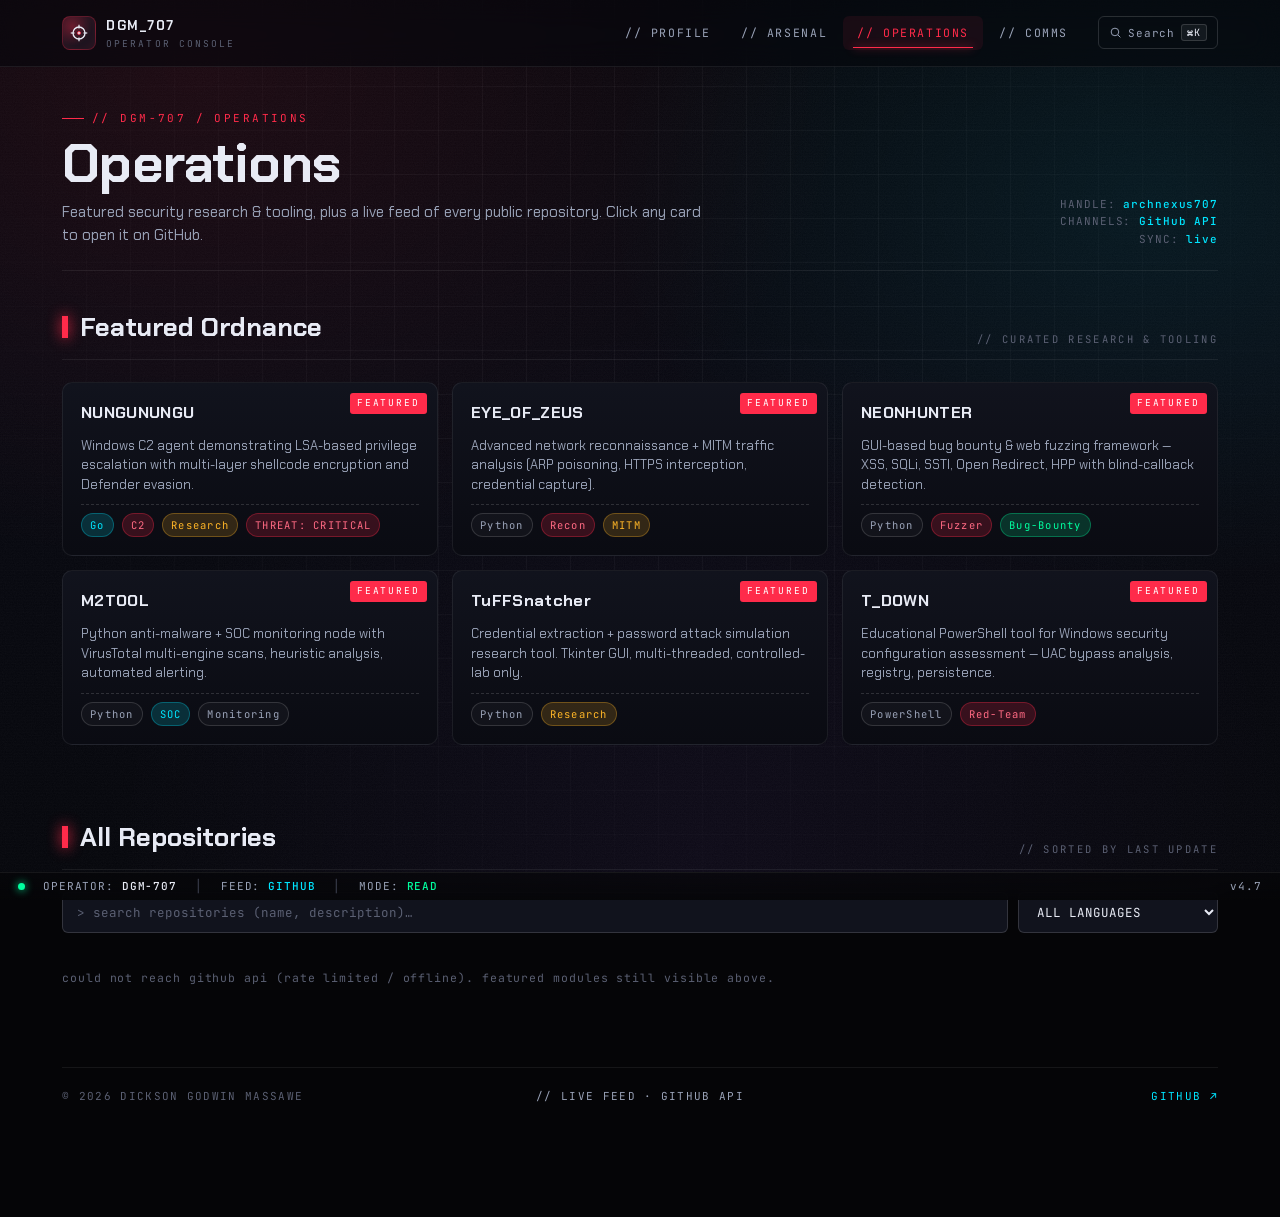
<file: projects.html>
<!doctype html>
<html lang="en" data-page="projects">
<head>
  <meta charset="utf-8" />
  <meta name="viewport" content="width=device-width,initial-scale=1" />
  <meta name="description" content="Operations — featured security tools, research, GitHub repos." />
  <meta name="theme-color" content="#050507" />
  <title>DGM-707 // Operations</title>

  <link rel="preconnect" href="https://fonts.googleapis.com">
  <link rel="preconnect" href="https://fonts.gstatic.com" crossorigin>
  <link href="https://fonts.googleapis.com/css2?family=Chakra+Petch:wght@400;500;600;700&family=JetBrains+Mono:wght@400;500;600&display=swap" rel="stylesheet">
  <link rel="stylesheet" href="styles.css" />
  <link rel="icon" href="data:image/svg+xml;utf8,<svg xmlns='http://www.w3.org/2000/svg' viewBox='0 0 32 32'><rect width='32' height='32' rx='6' fill='%23050507'/><circle cx='16' cy='16' r='7' fill='none' stroke='%23ff2b4a' stroke-width='2'/><line x1='16' y1='4' x2='16' y2='28' stroke='%23ff2b4a' stroke-width='1.2'/><line x1='4' y1='16' x2='28' y2='16' stroke='%23ff2b4a' stroke-width='1.2'/></svg>">
</head>

<body>
  <div class="bg-void" aria-hidden="true"></div>
  <div class="bg-grid" aria-hidden="true"></div>
  <div class="bg-scan" aria-hidden="true"></div>
  <div class="bg-noise" aria-hidden="true"></div>

  <header class="nav">
    <div class="nav__inner">
      <a class="brand" href="index.html" aria-label="Home">
        <span class="brand__mark" aria-hidden="true">
          <svg viewBox="0 0 24 24" fill="none"><circle cx="12" cy="12" r="8" stroke="currentColor" stroke-width="1.8"/><circle cx="12" cy="12" r="2" fill="currentColor"/><line x1="12" y1="1" x2="12" y2="6" stroke="currentColor" stroke-width="1.6"/><line x1="12" y1="18" x2="12" y2="23" stroke="currentColor" stroke-width="1.6"/><line x1="1" y1="12" x2="6" y2="12" stroke="currentColor" stroke-width="1.6"/><line x1="18" y1="12" x2="23" y2="12" stroke="currentColor" stroke-width="1.6"/></svg>
        </span>
        <span>
          <span class="brand__text">DGM_707</span>
          <span class="brand__sub">operator console</span>
        </span>
      </a>
      <nav class="tabs" id="tabs" aria-label="Primary">
        <a class="tab" href="index.html">//&nbsp;Profile</a>
        <a class="tab" href="skills.html">//&nbsp;Arsenal</a>
        <a class="tab is-active" href="projects.html">//&nbsp;Operations</a>
        <a class="tab" href="contact.html">//&nbsp;Comms</a>
      </nav>
      <button class="nav__kbd" id="cmdkOpen" aria-label="Open command palette">
        <svg viewBox="0 0 24 24" width="13" height="13" fill="none" stroke="currentColor" stroke-width="1.8"><circle cx="11" cy="11" r="7"/><line x1="21" y1="21" x2="16.65" y2="16.65"/></svg>
        Search <kbd>⌘K</kbd>
      </button>
      <button class="nav__burger" id="burger" aria-label="Menu"><span></span></button>
    </div>
  </header>

  <main class="container">
    <section class="pageHead">
      <div>
        <div class="pageHead__kicker">// DGM-707 / OPERATIONS</div>
        <h1>Operations</h1>
        <p>Featured security research &amp; tooling, plus a live feed of every public repository. Click any card to open it on GitHub.</p>
      </div>
      <div class="pageHead__aside">
        HANDLE: <b>archnexus707</b><br>
        CHANNELS: <b>GitHub API</b><br>
        SYNC: <b>live</b>
      </div>
    </section>

    <!-- FEATURED -->
    <section class="section" style="margin-top:0">
      <div class="section__head">
        <h2 class="section__title">Featured Ordnance</h2>
        <span class="section__kicker">// curated research &amp; tooling</span>
      </div>
      <div class="grid3" id="featured"></div>
    </section>

    <!-- ALL REPOS -->
    <section class="section">
      <div class="section__head">
        <h2 class="section__title">All Repositories</h2>
        <span class="section__kicker">// sorted by last update</span>
      </div>

      <div class="filters">
        <input class="input" id="q" placeholder="> search repositories (name, description)…" autocomplete="off" spellcheck="false"/>
        <select class="select" id="lang">
          <option value="">ALL LANGUAGES</option>
        </select>
      </div>

      <div class="grid3" id="repoGrid"></div>

      <p class="repo-status" id="repoStatus"></p>
    </section>

    <footer class="footer">
      <div class="footer__grid">
        <span>© <span id="year"></span> DICKSON GODWIN MASSAWE</span>
        <span class="footer__center">// live feed · github api</span>
        <span class="footer__end"><a href="https://github.com/archnexus707" target="_blank" rel="noreferrer">GITHUB ↗</a></span>
      </div>
    </footer>
  </main>

  <div class="hud" role="status">
    <span class="hud__dot" aria-hidden="true"></span>
    <span>OPERATOR: <b>DGM-707</b></span>
    <span class="hud__sep">│</span>
    <span class="hud__mobile-hide">FEED: <b style="color:var(--cyan)">GITHUB</b></span>
    <span class="hud__sep hud__mobile-hide">│</span>
    <span class="hud__mobile-hide">MODE: <b style="color:var(--green)">READ</b></span>
    <div class="hud__right"><span>v4.7</span></div>
  </div>

  <div class="cmdk" id="cmdk" role="dialog" aria-modal="true" aria-label="Command palette">
    <div class="cmdk__box">
      <input class="cmdk__input" id="cmdkInput" placeholder="> type a command…" autocomplete="off" spellcheck="false"/>
      <div class="cmdk__list" id="cmdkList"></div>
    </div>
  </div>

  <div class="toast" id="toast" role="status" aria-live="polite"></div>
  <script src="app.js"></script>
</body>
</html>
</file>
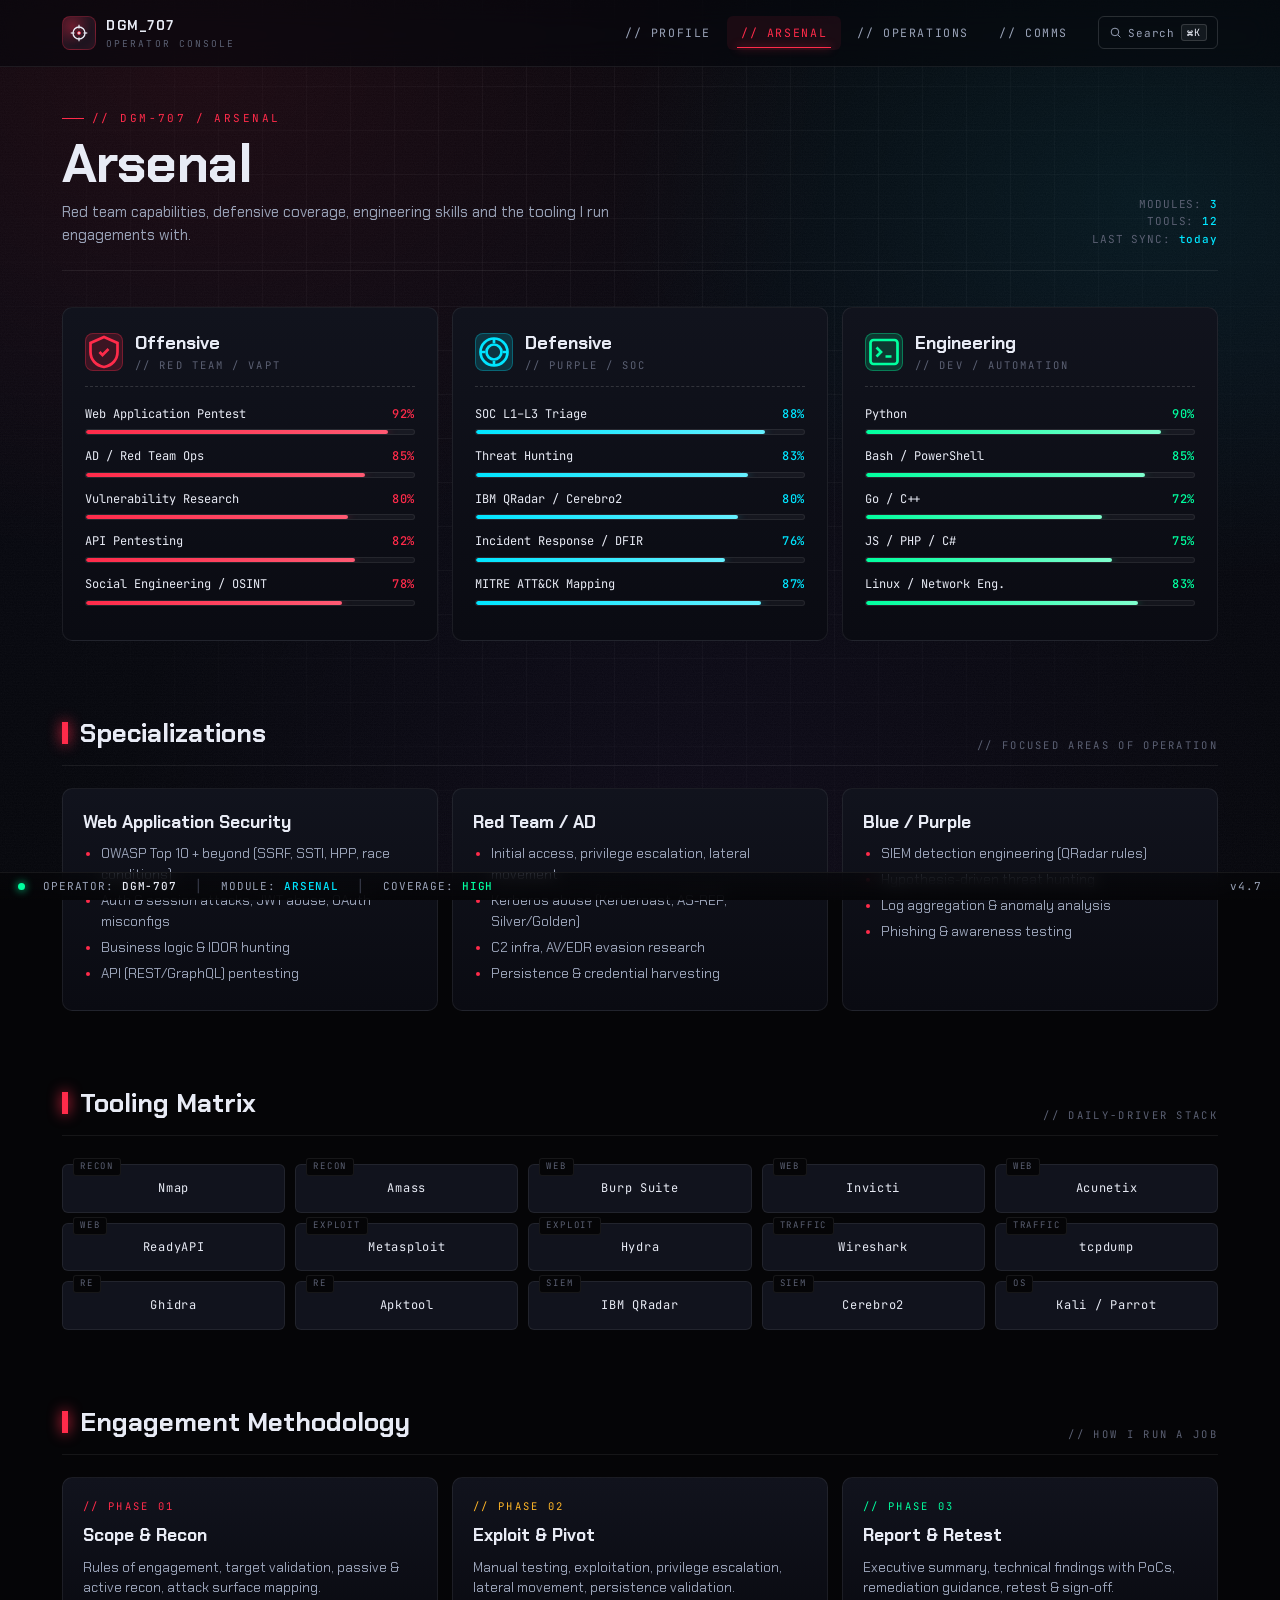
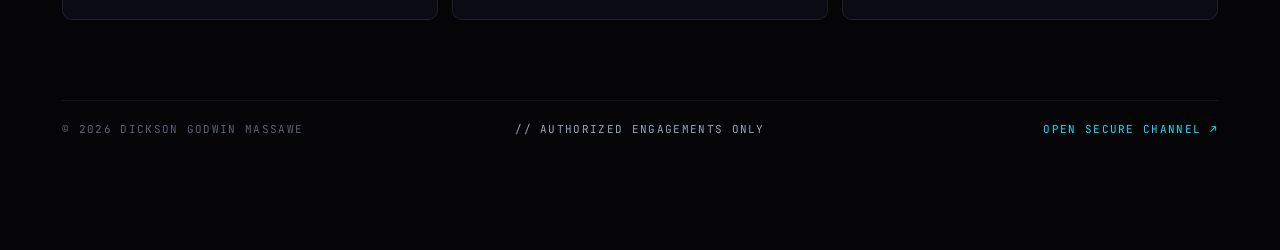
<file: skills.html>
<!doctype html>
<html lang="en" data-page="skills">
<head>
  <meta charset="utf-8" />
  <meta name="viewport" content="width=device-width,initial-scale=1" />
  <meta name="description" content="Arsenal — skills, tooling and capabilities." />
  <meta name="theme-color" content="#050507" />
  <title>DGM-707 // Arsenal</title>

  <link rel="preconnect" href="https://fonts.googleapis.com">
  <link rel="preconnect" href="https://fonts.gstatic.com" crossorigin>
  <link href="https://fonts.googleapis.com/css2?family=Chakra+Petch:wght@400;500;600;700&family=JetBrains+Mono:wght@400;500;600&display=swap" rel="stylesheet">
  <link rel="stylesheet" href="styles.css" />
  <link rel="icon" href="data:image/svg+xml;utf8,<svg xmlns='http://www.w3.org/2000/svg' viewBox='0 0 32 32'><rect width='32' height='32' rx='6' fill='%23050507'/><circle cx='16' cy='16' r='7' fill='none' stroke='%23ff2b4a' stroke-width='2'/><line x1='16' y1='4' x2='16' y2='28' stroke='%23ff2b4a' stroke-width='1.2'/><line x1='4' y1='16' x2='28' y2='16' stroke='%23ff2b4a' stroke-width='1.2'/></svg>">
</head>

<body>
  <div class="bg-void" aria-hidden="true"></div>
  <div class="bg-grid" aria-hidden="true"></div>
  <div class="bg-scan" aria-hidden="true"></div>
  <div class="bg-noise" aria-hidden="true"></div>

  <header class="nav">
    <div class="nav__inner">
      <a class="brand" href="index.html" aria-label="Home">
        <span class="brand__mark" aria-hidden="true">
          <svg viewBox="0 0 24 24" fill="none"><circle cx="12" cy="12" r="8" stroke="currentColor" stroke-width="1.8"/><circle cx="12" cy="12" r="2" fill="currentColor"/><line x1="12" y1="1" x2="12" y2="6" stroke="currentColor" stroke-width="1.6"/><line x1="12" y1="18" x2="12" y2="23" stroke="currentColor" stroke-width="1.6"/><line x1="1" y1="12" x2="6" y2="12" stroke="currentColor" stroke-width="1.6"/><line x1="18" y1="12" x2="23" y2="12" stroke="currentColor" stroke-width="1.6"/></svg>
        </span>
        <span>
          <span class="brand__text">DGM_707</span>
          <span class="brand__sub">operator console</span>
        </span>
      </a>
      <nav class="tabs" id="tabs" aria-label="Primary">
        <a class="tab" href="index.html">//&nbsp;Profile</a>
        <a class="tab is-active" href="skills.html">//&nbsp;Arsenal</a>
        <a class="tab" href="projects.html">//&nbsp;Operations</a>
        <a class="tab" href="contact.html">//&nbsp;Comms</a>
      </nav>
      <button class="nav__kbd" id="cmdkOpen" aria-label="Open command palette">
        <svg viewBox="0 0 24 24" width="13" height="13" fill="none" stroke="currentColor" stroke-width="1.8"><circle cx="11" cy="11" r="7"/><line x1="21" y1="21" x2="16.65" y2="16.65"/></svg>
        Search <kbd>⌘K</kbd>
      </button>
      <button class="nav__burger" id="burger" aria-label="Menu"><span></span></button>
    </div>
  </header>

  <main class="container">
    <section class="pageHead">
      <div>
        <div class="pageHead__kicker">// DGM-707 / ARSENAL</div>
        <h1>Arsenal</h1>
        <p>Red team capabilities, defensive coverage, engineering skills and the tooling I run engagements with.</p>
      </div>
      <div class="pageHead__aside">
        MODULES: <b>3</b><br>
        TOOLS: <b>12</b><br>
        LAST SYNC: <b>today</b>
      </div>
    </section>

    <!-- Skill modules -->
    <div class="grid3">
      <!-- Offensive -->
      <div class="module">
        <div class="module__head">
          <div class="module__ico">
            <svg viewBox="0 0 24 24" fill="none" stroke="currentColor" stroke-width="1.8"><path d="M12 2l9 4v6c0 5-3.5 9-9 10-5.5-1-9-5-9-10V6z"/><path d="M9 12l2 2 4-4"/></svg>
          </div>
          <div>
            <h2 class="module__name">Offensive</h2>
            <div class="module__tag">// red team / vapt</div>
          </div>
        </div>
        <div class="bar">
          <div class="bar__label">Web Application Pentest <b>92%</b></div>
          <div class="bar__track"><div class="bar__fill" data-pct="92"></div></div>
        </div>
        <div class="bar">
          <div class="bar__label">AD / Red Team Ops <b>85%</b></div>
          <div class="bar__track"><div class="bar__fill" data-pct="85"></div></div>
        </div>
        <div class="bar">
          <div class="bar__label">Vulnerability Research <b>80%</b></div>
          <div class="bar__track"><div class="bar__fill" data-pct="80"></div></div>
        </div>
        <div class="bar">
          <div class="bar__label">API Pentesting <b>82%</b></div>
          <div class="bar__track"><div class="bar__fill" data-pct="82"></div></div>
        </div>
        <div class="bar">
          <div class="bar__label">Social Engineering / OSINT <b>78%</b></div>
          <div class="bar__track"><div class="bar__fill" data-pct="78"></div></div>
        </div>
      </div>

      <!-- Defensive -->
      <div class="module module--cyan">
        <div class="module__head">
          <div class="module__ico">
            <svg viewBox="0 0 24 24" fill="none" stroke="currentColor" stroke-width="1.8"><circle cx="12" cy="12" r="9"/><circle cx="12" cy="12" r="5"/><path d="M12 3v3M12 18v3M3 12h3M18 12h3"/></svg>
          </div>
          <div>
            <h2 class="module__name">Defensive</h2>
            <div class="module__tag">// purple / soc</div>
          </div>
        </div>
        <div class="bar">
          <div class="bar__label">SOC L1–L3 Triage <b>88%</b></div>
          <div class="bar__track"><div class="bar__fill" data-pct="88"></div></div>
        </div>
        <div class="bar">
          <div class="bar__label">Threat Hunting <b>83%</b></div>
          <div class="bar__track"><div class="bar__fill" data-pct="83"></div></div>
        </div>
        <div class="bar">
          <div class="bar__label">IBM QRadar / Cerebro2 <b>80%</b></div>
          <div class="bar__track"><div class="bar__fill" data-pct="80"></div></div>
        </div>
        <div class="bar">
          <div class="bar__label">Incident Response / DFIR <b>76%</b></div>
          <div class="bar__track"><div class="bar__fill" data-pct="76"></div></div>
        </div>
        <div class="bar">
          <div class="bar__label">MITRE ATT&amp;CK Mapping <b>87%</b></div>
          <div class="bar__track"><div class="bar__fill" data-pct="87"></div></div>
        </div>
      </div>

      <!-- Engineering -->
      <div class="module module--green">
        <div class="module__head">
          <div class="module__ico">
            <svg viewBox="0 0 24 24" fill="none" stroke="currentColor" stroke-width="1.8"><rect x="3" y="4" width="18" height="16" rx="2"/><path d="M7 9l3 3-3 3M13 15h4"/></svg>
          </div>
          <div>
            <h2 class="module__name">Engineering</h2>
            <div class="module__tag">// dev / automation</div>
          </div>
        </div>
        <div class="bar">
          <div class="bar__label">Python <b>90%</b></div>
          <div class="bar__track"><div class="bar__fill" data-pct="90"></div></div>
        </div>
        <div class="bar">
          <div class="bar__label">Bash / PowerShell <b>85%</b></div>
          <div class="bar__track"><div class="bar__fill" data-pct="85"></div></div>
        </div>
        <div class="bar">
          <div class="bar__label">Go / C++ <b>72%</b></div>
          <div class="bar__track"><div class="bar__fill" data-pct="72"></div></div>
        </div>
        <div class="bar">
          <div class="bar__label">JS / PHP / C# <b>75%</b></div>
          <div class="bar__track"><div class="bar__fill" data-pct="75"></div></div>
        </div>
        <div class="bar">
          <div class="bar__label">Linux / Network Eng. <b>83%</b></div>
          <div class="bar__track"><div class="bar__fill" data-pct="83"></div></div>
        </div>
      </div>
    </div>

    <!-- Domain grid -->
    <section class="section">
      <div class="section__head">
        <h2 class="section__title">Specializations</h2>
        <span class="section__kicker">// focused areas of operation</span>
      </div>
      <div class="grid3">
        <div class="card">
          <h3 style="margin:0 0 8px;font-family:var(--display)">Web Application Security</h3>
          <ul class="op__bullets" style="margin:0">
            <li>OWASP Top 10 + beyond (SSRF, SSTI, HPP, race conditions)</li>
            <li>Auth &amp; session attacks, JWT abuse, OAuth misconfigs</li>
            <li>Business logic &amp; IDOR hunting</li>
            <li>API (REST/GraphQL) pentesting</li>
          </ul>
        </div>
        <div class="card">
          <h3 style="margin:0 0 8px;font-family:var(--display)">Red Team / AD</h3>
          <ul class="op__bullets" style="margin:0">
            <li>Initial access, privilege escalation, lateral movement</li>
            <li>Kerberos abuse (Kerberoast, AS-REP, Silver/Golden)</li>
            <li>C2 infra, AV/EDR evasion research</li>
            <li>Persistence &amp; credential harvesting</li>
          </ul>
        </div>
        <div class="card">
          <h3 style="margin:0 0 8px;font-family:var(--display)">Blue / Purple</h3>
          <ul class="op__bullets" style="margin:0">
            <li>SIEM detection engineering (QRadar rules)</li>
            <li>Hypothesis-driven threat hunting</li>
            <li>Log aggregation &amp; anomaly analysis</li>
            <li>Phishing &amp; awareness testing</li>
          </ul>
        </div>
      </div>
    </section>

    <!-- Tooling matrix -->
    <section class="section">
      <div class="section__head">
        <h2 class="section__title">Tooling Matrix</h2>
        <span class="section__kicker">// daily-driver stack</span>
      </div>

      <div class="tool-grid">
        <div class="tool" data-cat="recon">Nmap</div>
        <div class="tool" data-cat="recon">Amass</div>
        <div class="tool" data-cat="web">Burp Suite</div>
        <div class="tool" data-cat="web">Invicti</div>
        <div class="tool" data-cat="web">Acunetix</div>
        <div class="tool" data-cat="web">ReadyAPI</div>
        <div class="tool" data-cat="exploit">Metasploit</div>
        <div class="tool" data-cat="exploit">Hydra</div>
        <div class="tool" data-cat="traffic">Wireshark</div>
        <div class="tool" data-cat="traffic">tcpdump</div>
        <div class="tool" data-cat="re">Ghidra</div>
        <div class="tool" data-cat="re">Apktool</div>
        <div class="tool" data-cat="siem">IBM QRadar</div>
        <div class="tool" data-cat="siem">Cerebro2</div>
        <div class="tool" data-cat="os">Kali / Parrot</div>
      </div>
    </section>

    <!-- Methodology / engagement -->
    <section class="section">
      <div class="section__head">
        <h2 class="section__title">Engagement Methodology</h2>
        <span class="section__kicker">// how I run a job</span>
      </div>
      <div class="grid3">
        <div class="card">
          <div class="section__kicker" style="margin-bottom:8px;color:var(--red)">// PHASE 01</div>
          <h3 style="margin:0 0 8px;font-family:var(--display)">Scope &amp; Recon</h3>
          <p class="muted" style="color:var(--fg-1);font-size:13.5px;margin:0">
            Rules of engagement, target validation, passive &amp; active recon, attack surface mapping.
          </p>
        </div>
        <div class="card">
          <div class="section__kicker" style="margin-bottom:8px;color:var(--amber)">// PHASE 02</div>
          <h3 style="margin:0 0 8px;font-family:var(--display)">Exploit &amp; Pivot</h3>
          <p class="muted" style="color:var(--fg-1);font-size:13.5px;margin:0">
            Manual testing, exploitation, privilege escalation, lateral movement, persistence validation.
          </p>
        </div>
        <div class="card">
          <div class="section__kicker" style="margin-bottom:8px;color:var(--green)">// PHASE 03</div>
          <h3 style="margin:0 0 8px;font-family:var(--display)">Report &amp; Retest</h3>
          <p class="muted" style="color:var(--fg-1);font-size:13.5px;margin:0">
            Executive summary, technical findings with PoCs, remediation guidance, retest &amp; sign-off.
          </p>
        </div>
      </div>
    </section>

    <footer class="footer">
      <div class="footer__grid">
        <span>© <span id="year"></span> DICKSON GODWIN MASSAWE</span>
        <span class="footer__center">// authorized engagements only</span>
        <span class="footer__end"><a href="contact.html">OPEN SECURE CHANNEL ↗</a></span>
      </div>
    </footer>
  </main>

  <div class="hud" role="status">
    <span class="hud__dot" aria-hidden="true"></span>
    <span>OPERATOR: <b>DGM-707</b></span>
    <span class="hud__sep">│</span>
    <span class="hud__mobile-hide">MODULE: <b style="color:var(--cyan)">ARSENAL</b></span>
    <span class="hud__sep hud__mobile-hide">│</span>
    <span class="hud__mobile-hide">COVERAGE: <b style="color:var(--green)">HIGH</b></span>
    <div class="hud__right"><span>v4.7</span></div>
  </div>

  <div class="cmdk" id="cmdk" role="dialog" aria-modal="true" aria-label="Command palette">
    <div class="cmdk__box">
      <input class="cmdk__input" id="cmdkInput" placeholder="> type a command…" autocomplete="off" spellcheck="false"/>
      <div class="cmdk__list" id="cmdkList"></div>
    </div>
  </div>

  <div class="toast" id="toast" role="status" aria-live="polite"></div>
  <script src="app.js"></script>
</body>
</html>
</file>
<file: styles.css>
/* ============================================================
   DGM-707 // OPERATOR CONSOLE
   Cyberpunk Red Team Portfolio — Dickson Godwin Massawe
   ============================================================ */

/* --------- Design tokens --------- */
:root{
  /* Surfaces */
  --bg-0:#050507;
  --bg-1:#0a0b12;
  --bg-2:#11131d;
  --bg-3:#171a27;

  /* Text */
  --fg-0:#e8ebf5;
  --fg-1:#9aa3b8;
  --fg-2:#5b6073;
  --fg-3:#3a3e4d;

  /* Signal colors — Red Team palette */
  --red:#ff2b4a;
  --red-dim:rgba(255,43,74,.18);
  --cyan:#00e5ff;
  --cyan-dim:rgba(0,229,255,.16);
  --amber:#ffb627;
  --amber-dim:rgba(255,182,39,.16);
  --green:#00ff9f;
  --green-dim:rgba(0,255,159,.16);
  --violet:#a855f7;

  /* Structural */
  --stroke:rgba(255,255,255,.07);
  --stroke-2:rgba(255,255,255,.14);
  --stroke-red:rgba(255,43,74,.32);
  --stroke-cyan:rgba(0,229,255,.28);

  --shadow-lg:0 24px 80px rgba(0,0,0,.6);
  --shadow-red:0 0 60px rgba(255,43,74,.18);
  --shadow-cyan:0 0 60px rgba(0,229,255,.16);

  --r-sm:6px;
  --r-md:10px;
  --r-lg:14px;

  --mono:'JetBrains Mono','Fira Code',ui-monospace,monospace;
  --display:'Chakra Petch','Orbitron',system-ui,sans-serif;
  --body:'Chakra Petch',system-ui,sans-serif;
}

/* --------- Reset --------- */
*,*::before,*::after{box-sizing:border-box}
html,body{height:100%}
html{scroll-behavior:smooth}
body{
  margin:0;
  font-family:var(--body);
  color:var(--fg-0);
  background:var(--bg-0);
  font-size:15px;
  line-height:1.55;
  overflow-x:hidden;
  -webkit-font-smoothing:antialiased;
  text-rendering:optimizeLegibility;
}
a{color:inherit;text-decoration:none}
button{font-family:inherit}
img{max-width:100%;display:block}

/* --------- Ambient backdrop --------- */
.bg-void{
  position:fixed;inset:0;z-index:-10;
  background:
    radial-gradient(1200px 900px at 15% 8%, rgba(255,43,74,.09), transparent 55%),
    radial-gradient(1000px 700px at 90% 22%, rgba(0,229,255,.08), transparent 55%),
    radial-gradient(1000px 900px at 55% 95%, rgba(168,85,247,.05), transparent 60%),
    linear-gradient(180deg, #05060b, #070810 40%, #05060b);
}
.bg-grid{
  position:fixed;inset:-2px;z-index:-9;pointer-events:none;
  background-image:
    linear-gradient(rgba(255,255,255,.035) 1px,transparent 1px),
    linear-gradient(90deg, rgba(255,255,255,.035) 1px,transparent 1px);
  background-size:44px 44px, 44px 44px;
  mask-image:radial-gradient(ellipse at 50% 35%, #000 30%, transparent 85%);
}
.bg-scan{
  position:fixed;inset:0;z-index:-8;pointer-events:none;
  background:repeating-linear-gradient(
    to bottom,
    rgba(255,255,255,.015) 0,
    rgba(255,255,255,.015) 1px,
    transparent 1px,
    transparent 3px
  );
  opacity:.6;
  mix-blend-mode:overlay;
}
.bg-noise{
  position:fixed;inset:0;z-index:-7;pointer-events:none;
  opacity:.04;
  background-image:url("data:image/svg+xml;utf8,<svg xmlns='http://www.w3.org/2000/svg' width='200' height='200'><filter id='n'><feTurbulence type='fractalNoise' baseFrequency='0.9' numOctaves='2' stitchTiles='stitch'/><feColorMatrix values='0 0 0 0 1 0 0 0 0 1 0 0 0 0 1 0 0 0 0.9 0'/></filter><rect width='100%' height='100%' filter='url(%23n)'/></svg>");
}

@media (prefers-reduced-motion:reduce){
  *{animation:none !important;transition:none !important}
}

/* --------- Boot sequence overlay --------- */
.boot{
  position:fixed;inset:0;z-index:200;
  background:#020305;
  color:var(--green);
  font-family:var(--mono);
  font-size:13px;
  padding:40px 8vw;
  overflow:hidden;
  animation:bootFade .6s ease .1s both;
}
.boot.is-done{animation:bootOut .4s ease .1s forwards;pointer-events:none}
@keyframes bootFade{from{opacity:0}to{opacity:1}}
@keyframes bootOut{to{opacity:0;visibility:hidden}}
.boot__line{white-space:pre;opacity:.95}
.boot__line b{color:var(--cyan);font-weight:400}
.boot__line span.ok{color:var(--green)}
.boot__line span.warn{color:var(--amber)}
.boot__line span.crit{color:var(--red)}
.boot__cursor{
  display:inline-block;width:9px;height:14px;vertical-align:-2px;
  background:var(--green);margin-left:4px;
  animation:blink 1s steps(2) infinite;
}
@keyframes blink{50%{opacity:0}}
.boot__skip{
  position:absolute;right:28px;top:28px;
  font-family:var(--mono);font-size:11px;
  color:var(--fg-1);letter-spacing:.12em;text-transform:uppercase;
  padding:6px 10px;
  border:1px solid var(--stroke-2);
  background:transparent;cursor:pointer;
  border-radius:var(--r-sm);
}
.boot__skip:hover{color:var(--cyan);border-color:var(--stroke-cyan)}

/* --------- HUD (operator status bar) --------- */
.hud{
  position:fixed;left:0;right:0;bottom:0;z-index:40;
  height:28px;
  display:flex;align-items:center;gap:18px;
  padding:0 18px;
  font-family:var(--mono);
  font-size:11px;
  color:var(--fg-1);
  background:linear-gradient(to top, rgba(5,5,7,.9), rgba(5,5,7,.6));
  border-top:1px solid var(--stroke);
  backdrop-filter:blur(8px);
  letter-spacing:.08em;
}
.hud__dot{width:7px;height:7px;border-radius:50%;background:var(--green);box-shadow:0 0 8px var(--green);animation:pulse 1.6s ease-in-out infinite}
@keyframes pulse{50%{opacity:.45;transform:scale(.85)}}
.hud__sep{color:var(--fg-3)}
.hud b{color:var(--fg-0);font-weight:500}
.hud__right{margin-left:auto;display:flex;gap:14px}
@media (max-width:720px){.hud{font-size:10px;gap:10px}.hud__mobile-hide{display:none}}

/* --------- Navigation --------- */
.nav{
  position:fixed;top:0;left:0;right:0;z-index:60;
  backdrop-filter:blur(14px);
  background:rgba(5,6,12,.55);
  border-bottom:1px solid var(--stroke);
}
.nav__inner{
  max-width:1200px;margin:0 auto;
  padding:14px 22px;
  display:flex;align-items:center;gap:16px;
}
.brand{display:flex;align-items:center;gap:10px;flex-shrink:0}
.brand__mark{
  width:34px;height:34px;border-radius:8px;
  display:grid;place-items:center;
  border:1px solid var(--stroke-red);
  background:
    radial-gradient(circle at 30% 30%, rgba(255,43,74,.35), transparent 60%),
    var(--bg-2);
  box-shadow:inset 0 0 20px rgba(255,43,74,.15);
  position:relative;
}
.brand__mark svg{width:18px;height:18px;stroke:var(--red)}
.brand__text{
  font-family:var(--display);
  font-weight:700;
  letter-spacing:.12em;
  font-size:13px;
  color:var(--fg-0);
}
.brand__sub{
  display:block;font-family:var(--mono);
  font-size:9.5px;color:var(--fg-2);letter-spacing:.22em;text-transform:uppercase;
}
.tabs{display:flex;gap:2px;margin-left:auto}
.tab{
  position:relative;
  padding:8px 14px;
  font-family:var(--mono);font-size:11.5px;
  letter-spacing:.14em;text-transform:uppercase;
  color:var(--fg-1);
  border-radius:var(--r-sm);
  transition:color .15s,background .15s;
}
.tab:hover{color:var(--fg-0);background:rgba(255,255,255,.04)}
.tab.is-active{
  color:var(--red);
  background:rgba(255,43,74,.08);
}
.tab.is-active::before{
  content:"";position:absolute;left:10px;right:10px;bottom:2px;height:1px;
  background:var(--red);box-shadow:0 0 8px var(--red);
}
.nav__kbd{
  display:inline-flex;align-items:center;gap:6px;
  padding:7px 10px;
  border:1px solid var(--stroke-2);
  border-radius:var(--r-sm);
  font-family:var(--mono);font-size:11px;
  color:var(--fg-1);letter-spacing:.08em;
  cursor:pointer;background:transparent;
  transition:border-color .15s,color .15s;
}
.nav__kbd kbd{
  font-family:var(--mono);font-size:10px;
  padding:1px 5px;background:rgba(255,255,255,.06);
  border-radius:3px;border:1px solid var(--stroke-2);
  color:var(--fg-0);
}
.nav__kbd:hover{border-color:var(--stroke-cyan);color:var(--cyan)}
.nav__burger{display:none}
@media (max-width:900px){
  .tabs{display:none;position:absolute;top:100%;left:0;right:0;flex-direction:column;gap:0;background:rgba(5,6,12,.97);border-bottom:1px solid var(--stroke);padding:8px}
  .tabs.is-open{display:flex}
  .tab{width:100%}
  .nav__kbd{display:none}
  .nav__burger{
    display:grid;place-items:center;
    width:36px;height:36px;
    border:1px solid var(--stroke-2);background:transparent;
    border-radius:var(--r-sm);cursor:pointer;margin-left:auto;
  }
  .nav__burger span{display:block;width:14px;height:2px;background:var(--fg-0);position:relative}
  .nav__burger span::before,.nav__burger span::after{content:"";position:absolute;left:0;width:14px;height:2px;background:var(--fg-0)}
  .nav__burger span::before{top:-5px}
  .nav__burger span::after{top:5px}
}

/* --------- Containers & page heads --------- */
.container{
  max-width:1200px;margin:0 auto;
  padding:110px 22px 80px;
}
.pageHead{
  display:flex;align-items:flex-end;justify-content:space-between;flex-wrap:wrap;gap:16px;
  padding-bottom:22px;border-bottom:1px solid var(--stroke);
  margin-bottom:36px;
}
.pageHead__kicker{
  font-family:var(--mono);font-size:11px;color:var(--red);
  letter-spacing:.22em;text-transform:uppercase;
  display:flex;align-items:center;gap:8px;margin-bottom:10px;
}
.pageHead__kicker::before{content:"";width:22px;height:1px;background:var(--red)}
.pageHead h1{margin:0;font-family:var(--display);font-size:clamp(36px,5vw,54px);font-weight:700;letter-spacing:-.01em;line-height:1}
.pageHead p{color:var(--fg-1);margin:10px 0 0;max-width:640px}
.pageHead__aside{font-family:var(--mono);font-size:11px;color:var(--fg-2);text-align:right;letter-spacing:.08em}
.pageHead__aside b{color:var(--cyan);font-weight:500}

/* --------- Hero --------- */
.hero{
  display:grid;
  grid-template-columns:1.2fr .9fr;
  gap:32px;
  align-items:stretch;
  min-height:620px;
}
@media (max-width:1000px){.hero{grid-template-columns:1fr;min-height:0}}

.hero__left{display:flex;flex-direction:column;justify-content:center;gap:18px;min-width:0}
.hero__classify{
  display:inline-flex;align-items:center;gap:10px;align-self:flex-start;
  font-family:var(--mono);font-size:11px;letter-spacing:.22em;text-transform:uppercase;
  padding:6px 12px;border:1px solid var(--stroke-red);background:var(--red-dim);
  color:#ff6a83;border-radius:999px;
}
.hero__classify::before{content:"";width:6px;height:6px;border-radius:50%;background:var(--red);box-shadow:0 0 8px var(--red);animation:pulse 1.6s ease-in-out infinite}

.hero__typed{
  font-family:var(--mono);font-size:13px;color:var(--green);
  letter-spacing:.06em;min-height:20px;
}
.hero__typed::before{content:">  ";color:var(--fg-2)}
.hero__typed .caret{display:inline-block;width:8px;height:14px;background:var(--green);vertical-align:-2px;margin-left:2px;animation:blink 1s steps(2) infinite}

.hero__name{
  font-family:var(--display);
  font-size:clamp(44px,7.5vw,88px);
  font-weight:700;line-height:.96;letter-spacing:-.015em;
  margin:0;
  background:linear-gradient(180deg, #ffffff 0%, #aeb5cc 100%);
  -webkit-background-clip:text;background-clip:text;color:transparent;
  position:relative;cursor:default;
}
.hero__name .tk{
  display:inline-block;position:relative;
}
.hero__name::selection,.hero__name *::selection{background:var(--red);color:#fff}
.hero__name[data-glitch]:hover{animation:glitch .4s steps(2,end)}
@keyframes glitch{
  0%,100%{transform:translate(0,0);text-shadow:none}
  20%{transform:translate(-1px,1px);text-shadow:2px 0 var(--red),-2px 0 var(--cyan)}
  40%{transform:translate(1px,-1px);text-shadow:-2px 0 var(--red),2px 0 var(--cyan)}
  60%{transform:translate(-1px,-1px);text-shadow:2px 2px var(--red),-2px -2px var(--cyan)}
  80%{transform:translate(1px,0);text-shadow:none}
}

.hero__role{
  font-family:var(--mono);font-size:13px;
  color:var(--fg-1);letter-spacing:.06em;
  display:flex;flex-wrap:wrap;gap:6px;
}
.hero__role b{color:var(--cyan);font-weight:500}
.hero__role .sep{color:var(--fg-3)}

.hero__lead{color:var(--fg-1);font-size:16px;max-width:560px;margin:4px 0 8px}

.hero__chips{display:flex;flex-wrap:wrap;gap:8px}
.chip{
  font-family:var(--mono);font-size:11px;
  padding:6px 11px;border-radius:999px;
  background:rgba(255,255,255,.03);
  border:1px solid var(--stroke-2);
  color:var(--fg-1);
  letter-spacing:.06em;
  display:inline-flex;align-items:center;gap:6px;
  transition:border-color .15s,color .15s,background .15s;
}
.chip:hover{border-color:var(--stroke-cyan);color:var(--cyan);background:var(--cyan-dim)}
.chip svg{width:12px;height:12px;opacity:.8}
.chip--red{border-color:var(--stroke-red);color:#ff6a83;background:var(--red-dim)}
.chip--red:hover{border-color:var(--red);color:#ffa0b0}

.hero__meta{
  display:grid;grid-template-columns:repeat(3,1fr);gap:10px;
  padding-top:10px;border-top:1px dashed var(--stroke-2);
}
@media (max-width:720px){.hero__meta{grid-template-columns:1fr}}
.hero__meta .k{
  font-family:var(--mono);font-size:10px;letter-spacing:.18em;
  text-transform:uppercase;color:var(--fg-2);margin-bottom:4px;
}
.hero__meta .v{font-size:14px;color:var(--fg-0);word-break:break-word}
.hero__meta .v a,.hero__meta .v button{color:var(--cyan);background:transparent;border:0;padding:0;font:inherit;cursor:pointer;text-align:left}
.hero__meta .v a:hover,.hero__meta .v button:hover{color:var(--red)}

.hero__cta{display:flex;gap:10px;flex-wrap:wrap;margin-top:6px}

/* --------- Hero right: Operator ID card --------- */
.idcard{
  position:relative;
  border:1px solid var(--stroke-red);
  border-radius:var(--r-lg);
  background:
    linear-gradient(180deg, rgba(255,43,74,.05), transparent 40%),
    linear-gradient(180deg, var(--bg-2), var(--bg-1));
  padding:14px;
  box-shadow:var(--shadow-lg),inset 0 0 30px rgba(255,43,74,.06);
  overflow:hidden;
  min-height:540px;
  display:flex;flex-direction:column;
}
.idcard::before{
  content:"";position:absolute;inset:0;pointer-events:none;
  background:repeating-linear-gradient(to bottom, transparent 0 3px, rgba(255,255,255,.015) 3px 4px);
}
.idcard__top{
  display:flex;align-items:center;justify-content:space-between;
  font-family:var(--mono);font-size:10.5px;letter-spacing:.2em;text-transform:uppercase;
  color:var(--fg-2);margin-bottom:10px;
}
.idcard__top b{color:var(--red)}
.idcard__dots{display:flex;gap:5px}
.idcard__dots i{width:7px;height:7px;border-radius:50%;background:var(--fg-3);display:block}
.idcard__dots i:first-child{background:var(--red);box-shadow:0 0 6px var(--red)}
.idcard__dots i:nth-child(2){background:var(--amber)}
.idcard__dots i:last-child{background:var(--green)}

.idcard__photo{
  position:relative;
  aspect-ratio:1/1;
  border-radius:var(--r-md);
  overflow:hidden;
  background:linear-gradient(135deg,#0d0e18,#050507);
  border:1px solid var(--stroke);
}
.idcard__photo img{
  width:100%;height:100%;object-fit:cover;object-position:center 15%;
  filter:contrast(1.08) saturate(.85);
}
.idcard__photo::after{
  content:"";position:absolute;inset:0;
  background:
    linear-gradient(180deg,transparent 0,transparent 50%,rgba(5,5,7,.75) 100%),
    radial-gradient(circle at 50% 38%, transparent 38%, rgba(5,5,7,.5) 70%);
  pointer-events:none;
}
.idcard__scan{
  position:absolute;left:0;right:0;height:60px;
  background:linear-gradient(180deg, transparent, rgba(0,229,255,.18) 50%, transparent);
  box-shadow:0 0 20px rgba(0,229,255,.35);
  animation:scan 4.5s ease-in-out infinite;pointer-events:none;
  mix-blend-mode:screen;
}
@keyframes scan{
  0%,100%{top:-60px;opacity:0}
  10%{opacity:1}
  50%{top:100%;opacity:.8}
  55%{opacity:0}
}
.idcard__corners i{
  position:absolute;width:18px;height:18px;pointer-events:none;
  border:2px solid var(--red);
}
.idcard__corners i:nth-child(1){top:6px;left:6px;border-right:0;border-bottom:0}
.idcard__corners i:nth-child(2){top:6px;right:6px;border-left:0;border-bottom:0}
.idcard__corners i:nth-child(3){bottom:6px;left:6px;border-right:0;border-top:0}
.idcard__corners i:nth-child(4){bottom:6px;right:6px;border-left:0;border-top:0}

.idcard__badge{
  position:absolute;left:12px;bottom:12px;
  font-family:var(--mono);font-size:10.5px;letter-spacing:.18em;
  padding:5px 9px;border-radius:var(--r-sm);
  background:rgba(0,0,0,.6);backdrop-filter:blur(6px);
  color:var(--green);border:1px solid rgba(0,255,159,.4);
}
.idcard__badge b{color:#fff;font-weight:500;letter-spacing:.1em}

.idcard__info{
  margin-top:14px;display:grid;grid-template-columns:1fr 1fr;gap:10px;
  font-family:var(--mono);font-size:11.5px;
}
.idcard__info > div{padding:8px 10px;border:1px solid var(--stroke);border-radius:var(--r-sm);background:rgba(255,255,255,.015)}
.idcard__info .k{font-size:9.5px;letter-spacing:.22em;text-transform:uppercase;color:var(--fg-2);margin-bottom:3px}
.idcard__info .v{color:var(--fg-0)}
.idcard__info .v.red{color:var(--red)}
.idcard__info .v.green{color:var(--green)}

.idcard__threat{
  margin-top:10px;padding:10px 12px;
  border:1px solid var(--stroke-red);border-radius:var(--r-sm);
  background:var(--red-dim);
  font-family:var(--mono);font-size:11px;color:#ff6a83;letter-spacing:.12em;
  display:flex;align-items:center;justify-content:space-between;gap:10px;
}
.idcard__threat b{color:#fff;letter-spacing:.18em}
.idcard__bars{display:flex;gap:3px}
.idcard__bars span{width:5px;height:14px;background:var(--red);box-shadow:0 0 5px var(--red);opacity:.35}
.idcard__bars span.on{opacity:1}

/* --------- Buttons --------- */
.btn{
  display:inline-flex;align-items:center;gap:10px;
  padding:11px 18px;
  font-family:var(--mono);font-size:12px;letter-spacing:.14em;text-transform:uppercase;
  color:#fff;
  background:linear-gradient(135deg, var(--red), #c21c36);
  border:1px solid rgba(255,43,74,.5);
  border-radius:var(--r-sm);
  cursor:pointer;
  position:relative;overflow:hidden;
  transition:transform .15s, box-shadow .2s, background .2s;
  box-shadow:0 0 0 0 transparent;
}
.btn:hover{transform:translateY(-1px);box-shadow:0 10px 40px rgba(255,43,74,.35), inset 0 0 20px rgba(255,255,255,.08)}
.btn::after{
  content:"";position:absolute;top:0;bottom:0;width:60px;
  background:linear-gradient(90deg,transparent,rgba(255,255,255,.25),transparent);
  transform:translateX(-120%) skewX(-15deg);
  transition:transform .6s;
}
.btn:hover::after{transform:translateX(300%) skewX(-15deg)}
.btn svg{width:14px;height:14px}

.btn--ghost{
  background:transparent;
  color:var(--fg-0);
  border:1px solid var(--stroke-2);
  box-shadow:none;
}
.btn--ghost:hover{border-color:var(--stroke-cyan);color:var(--cyan);box-shadow:0 0 30px rgba(0,229,255,.15)}

.btn--cyan{
  background:linear-gradient(135deg, var(--cyan), #0098b3);
  border-color:rgba(0,229,255,.4);color:#021019;
}
.btn--cyan:hover{box-shadow:0 10px 40px rgba(0,229,255,.3)}

/* --------- Sections --------- */
.section{margin-top:72px}
.section__head{
  display:flex;align-items:flex-end;justify-content:space-between;flex-wrap:wrap;gap:10px;
  margin-bottom:22px;
  border-bottom:1px solid var(--stroke);padding-bottom:12px;
}
.section__title{
  font-family:var(--display);font-size:26px;font-weight:700;margin:0;
  display:flex;align-items:center;gap:12px;
}
.section__title::before{
  content:"";display:inline-block;width:6px;height:22px;
  background:var(--red);box-shadow:0 0 14px var(--red);
}
.section__kicker{
  font-family:var(--mono);font-size:10.5px;letter-spacing:.22em;text-transform:uppercase;
  color:var(--fg-2);
}
.section__kicker b{color:var(--cyan);font-weight:500}

/* --------- Threat matrix / capability strip --------- */
.matrix{
  display:grid;grid-template-columns:repeat(3,1fr);gap:10px;
  margin-top:32px;
}
@media (max-width:900px){.matrix{grid-template-columns:repeat(2,1fr)}}
@media (max-width:560px){.matrix{grid-template-columns:1fr}}
.matrix__cell{
  position:relative;
  padding:16px 14px;
  border:1px solid var(--stroke);
  background:linear-gradient(180deg,var(--bg-2),var(--bg-1));
  border-radius:var(--r-md);
  display:flex;flex-direction:column;gap:8px;
  transition:border-color .2s, transform .2s;
  overflow:hidden;
}
.matrix__cell::before{
  content:"";position:absolute;top:0;left:0;right:0;height:2px;
  background:linear-gradient(90deg,var(--red),transparent);
  transform:scaleX(0);transform-origin:left;
  transition:transform .3s;
}
.matrix__cell:hover{border-color:var(--stroke-red);transform:translateY(-2px)}
.matrix__cell:hover::before{transform:scaleX(1)}
.matrix__icon{
  width:34px;height:34px;border-radius:8px;
  background:var(--red-dim);color:var(--red);
  display:grid;place-items:center;
  border:1px solid var(--stroke-red);
}
.matrix__icon svg{width:18px;height:18px}
.matrix__name{font-family:var(--mono);font-size:12px;color:var(--fg-0);letter-spacing:.08em;text-transform:uppercase;font-weight:600}
.matrix__desc{font-size:12.5px;color:var(--fg-1);line-height:1.45}

/* --------- Operations timeline --------- */
.ops{display:flex;flex-direction:column;gap:14px;position:relative}
.ops::before{
  content:"";position:absolute;left:15px;top:10px;bottom:10px;width:1px;
  background:linear-gradient(to bottom, var(--red), var(--cyan), transparent);
  opacity:.45;
}
.op{
  position:relative;
  margin-left:36px;
  border:1px solid var(--stroke);
  background:linear-gradient(180deg, var(--bg-2), var(--bg-1));
  border-radius:var(--r-md);
  padding:18px 20px;
  transition:border-color .2s, transform .2s;
}
.op::before{
  content:"";position:absolute;left:-29px;top:22px;width:14px;height:14px;
  border-radius:50%;background:var(--bg-0);border:2px solid var(--red);
  box-shadow:0 0 0 4px rgba(255,43,74,.12);
}
.op.is-active::before{background:var(--red);animation:pulse 1.6s ease-in-out infinite}
.op:hover{border-color:var(--stroke-red);transform:translateX(2px)}
.op__head{display:flex;align-items:center;flex-wrap:wrap;gap:10px;margin-bottom:6px}
.op__status{
  font-family:var(--mono);font-size:10px;letter-spacing:.2em;text-transform:uppercase;
  padding:4px 8px;border-radius:var(--r-sm);
  border:1px solid var(--stroke-2);color:var(--fg-1);
}
.op__status.active{color:var(--green);border-color:rgba(0,255,159,.4);background:var(--green-dim)}
.op__status.active::before{content:"●";margin-right:4px;animation:pulse 1.6s ease-in-out infinite;display:inline-block}
.op__status.archived{color:var(--fg-2)}
.op__status.classified{color:var(--red);border-color:var(--stroke-red);background:var(--red-dim)}
.op__date{font-family:var(--mono);font-size:11px;color:var(--fg-2);letter-spacing:.08em}
.op__org{font-family:var(--mono);font-size:11px;color:var(--cyan);letter-spacing:.08em;margin-left:auto}
.op__role{font-family:var(--display);font-size:17px;font-weight:700;margin:6px 0 10px;letter-spacing:-.005em}
.op__bullets{margin:0;padding-left:18px;color:var(--fg-1);font-size:13.5px}
.op__bullets li{margin:5px 0}
.op__bullets li::marker{color:var(--red)}

/* --------- Generic card --------- */
.card{
  position:relative;
  padding:20px;
  border:1px solid var(--stroke);
  background:linear-gradient(180deg, var(--bg-2), var(--bg-1));
  border-radius:var(--r-md);
  transition:border-color .2s, transform .2s;
  overflow:hidden;
}
.card:hover{border-color:var(--stroke-cyan);transform:translateY(-2px)}
.card::after{
  content:"";position:absolute;top:0;right:0;width:60px;height:60px;pointer-events:none;
  background:linear-gradient(225deg, var(--cyan-dim), transparent 70%);
  opacity:0;transition:opacity .3s;
}
.card:hover::after{opacity:1}

.grid2{display:grid;grid-template-columns:1fr 1fr;gap:14px}
.grid3{display:grid;grid-template-columns:repeat(3,1fr);gap:14px}
@media (max-width:900px){.grid2,.grid3{grid-template-columns:1fr}}
@media (max-width:900px){.grid3{grid-template-columns:1fr 1fr}}

/* --------- Skills page: operator modules --------- */
.module{
  position:relative;
  padding:22px;
  border:1px solid var(--stroke);
  background:linear-gradient(180deg, var(--bg-2), var(--bg-1));
  border-radius:var(--r-md);
}
.module__head{
  display:flex;align-items:center;gap:12px;margin-bottom:18px;
  padding-bottom:12px;border-bottom:1px dashed var(--stroke-2);
}
.module__ico{
  width:38px;height:38px;border-radius:8px;
  display:grid;place-items:center;
  border:1px solid var(--stroke-red);background:var(--red-dim);color:var(--red);
}
.module--cyan .module__ico{border-color:var(--stroke-cyan);background:var(--cyan-dim);color:var(--cyan)}
.module--green .module__ico{border-color:rgba(0,255,159,.35);background:var(--green-dim);color:var(--green)}
.module__name{font-family:var(--display);font-size:18px;font-weight:700;margin:0}
.module__tag{font-family:var(--mono);font-size:10.5px;color:var(--fg-2);letter-spacing:.2em;text-transform:uppercase}
.bar{
  margin:12px 0;
}
.bar__label{
  display:flex;justify-content:space-between;align-items:baseline;
  font-family:var(--mono);font-size:12px;margin-bottom:6px;color:var(--fg-0);
}
.bar__label b{color:var(--red);font-weight:500;letter-spacing:.06em}
.module--cyan .bar__label b{color:var(--cyan)}
.module--green .bar__label b{color:var(--green)}
.bar__track{
  position:relative;height:6px;border-radius:99px;
  background:rgba(255,255,255,.04);overflow:hidden;
  border:1px solid var(--stroke);
}
.bar__fill{
  position:absolute;inset:0 100% 0 0;
  background:linear-gradient(90deg, var(--red), #ff5a73);
  border-radius:99px;
  box-shadow:0 0 10px rgba(255,43,74,.5);
  transition:right 1.2s cubic-bezier(.2,.8,.25,1);
}
.module--cyan .bar__fill{background:linear-gradient(90deg,var(--cyan),#66f0ff);box-shadow:0 0 10px rgba(0,229,255,.5)}
.module--green .bar__fill{background:linear-gradient(90deg,var(--green),#80ffce);box-shadow:0 0 10px rgba(0,255,159,.5)}

.tool-grid{
  display:grid;grid-template-columns:repeat(5,1fr);gap:10px;margin-top:28px;
}
@media (max-width:900px){.tool-grid{grid-template-columns:repeat(3,1fr)}}
@media (max-width:560px){.tool-grid{grid-template-columns:repeat(2,1fr)}}
.tool{
  position:relative;
  padding:14px 12px;
  border:1px solid var(--stroke);
  background:var(--bg-2);
  border-radius:var(--r-sm);
  text-align:center;
  font-family:var(--mono);font-size:12px;
  color:var(--fg-0);letter-spacing:.06em;
  transition:border-color .15s, background .15s, color .15s, transform .15s;
  cursor:default;
}
.tool::before{
  content:attr(data-cat);position:absolute;top:-7px;left:10px;
  font-family:var(--mono);font-size:9px;letter-spacing:.2em;text-transform:uppercase;
  padding:1px 6px;background:var(--bg-0);color:var(--fg-2);
  border:1px solid var(--stroke);border-radius:3px;
}
.tool:hover{border-color:var(--stroke-red);color:var(--red);transform:translateY(-1px)}

/* --------- Projects page --------- */
.filters{
  display:flex;gap:10px;flex-wrap:wrap;margin-bottom:18px;
}
.input,.select{
  font-family:var(--mono);font-size:12.5px;
  padding:10px 14px;
  background:var(--bg-2);border:1px solid var(--stroke-2);
  border-radius:var(--r-sm);color:var(--fg-0);outline:none;
  transition:border-color .15s, box-shadow .15s;
}
.input{flex:1;min-width:240px}
.select{min-width:200px}
.input::placeholder{color:var(--fg-2)}
.input:focus,.select:focus{border-color:var(--stroke-cyan);box-shadow:0 0 0 3px var(--cyan-dim)}

.repo{
  position:relative;
  display:flex;flex-direction:column;gap:10px;
  padding:18px;
  border:1px solid var(--stroke);
  background:linear-gradient(180deg, var(--bg-2), var(--bg-1));
  border-radius:var(--r-md);
  transition:border-color .2s, transform .2s;
  overflow:hidden;
}
.repo::before{
  content:"";position:absolute;top:0;left:0;bottom:0;width:3px;
  background:var(--red);transform:scaleY(0);transform-origin:top;
  transition:transform .3s;
}
.repo:hover{border-color:var(--stroke-red);transform:translateY(-2px)}
.repo:hover::before{transform:scaleY(1)}
.repo__top{display:flex;align-items:center;justify-content:space-between;gap:10px}
.repo__name{font-family:var(--display);font-weight:700;letter-spacing:.02em;font-size:16px}
.repo__desc{font-size:13px;color:var(--fg-1);min-height:36px;line-height:1.5}
.repo__meta{display:flex;gap:8px;flex-wrap:wrap;margin-top:auto;padding-top:8px;border-top:1px dashed var(--stroke-2)}
.badge{
  font-family:var(--mono);font-size:10.5px;letter-spacing:.12em;
  padding:3px 8px;border-radius:999px;
  background:rgba(255,255,255,.03);border:1px solid var(--stroke-2);
  color:var(--fg-1);
}
.badge--red{background:var(--red-dim);border-color:var(--stroke-red);color:#ff6a83}
.badge--cyan{background:var(--cyan-dim);border-color:var(--stroke-cyan);color:var(--cyan)}
.badge--green{background:var(--green-dim);border-color:rgba(0,255,159,.3);color:var(--green)}
.badge--amber{background:var(--amber-dim);border-color:rgba(255,182,39,.3);color:var(--amber)}
.repo__featured-tag{
  position:absolute;top:10px;right:10px;
  font-family:var(--mono);font-size:9.5px;letter-spacing:.2em;
  padding:3px 7px;border-radius:3px;
  background:var(--red);color:#fff;
}

.repo-status{
  margin-top:18px;
  font-family:var(--mono);font-size:11.5px;color:var(--fg-2);
  letter-spacing:.08em;
}
.repo-status b{color:var(--cyan);font-weight:500}

/* --------- Certifications / trophies --------- */
.certs{
  display:grid;grid-template-columns:repeat(2,1fr);gap:12px;
}
@media (max-width:760px){.certs{grid-template-columns:1fr}}
.cert{
  display:flex;align-items:center;gap:14px;
  padding:14px 16px;
  border:1px solid var(--stroke);
  background:linear-gradient(135deg, var(--bg-2), var(--bg-1));
  border-radius:var(--r-md);
  transition:border-color .15s, transform .15s;
}
.cert:hover{border-color:var(--stroke-cyan);transform:translateY(-1px)}
.cert__ico{
  width:38px;height:38px;border-radius:8px;flex-shrink:0;
  display:grid;place-items:center;
  border:1px solid var(--stroke-red);background:var(--red-dim);color:var(--red);
}
.cert__body{min-width:0}
.cert__name{font-size:14px;color:var(--fg-0);font-weight:600;margin:0}
.cert__issuer{font-family:var(--mono);font-size:11px;color:var(--fg-2);letter-spacing:.06em;margin-top:3px}

.trophies{display:grid;grid-template-columns:repeat(4,1fr);gap:14px}
@media (max-width:1040px){.trophies{grid-template-columns:repeat(2,1fr)}}
@media (max-width:560px){.trophies{grid-template-columns:1fr}}
.trophy{
  position:relative;
  padding:18px;
  border:1px solid var(--stroke-red);
  background:
    radial-gradient(circle at 80% -10%, rgba(255,43,74,.18), transparent 50%),
    linear-gradient(180deg, var(--bg-2), var(--bg-1));
  border-radius:var(--r-md);
  overflow:hidden;
  transition:transform .2s;
}
.trophy::before{
  content:"";position:absolute;inset:-1px;border-radius:inherit;pointer-events:none;
  background:linear-gradient(135deg, rgba(255,43,74,.4), transparent 50%);
  mask:linear-gradient(#000 0 0) content-box, linear-gradient(#000 0 0);
  -webkit-mask-composite:xor;mask-composite:exclude;
  padding:1px;opacity:.6;
}
.trophy:hover{transform:translateY(-3px)}
.trophy__rank{
  font-family:var(--mono);font-size:10px;letter-spacing:.25em;
  color:var(--amber);text-transform:uppercase;margin-bottom:6px;
  display:flex;align-items:center;gap:8px;
}
.trophy__rank svg{width:14px;height:14px}
.trophy__title{font-family:var(--display);font-size:17px;margin:0;font-weight:700}
.trophy__issuer{font-family:var(--mono);font-size:11px;color:var(--fg-1);letter-spacing:.08em;margin-top:6px}

/* --------- Contact / secure terminal --------- */
.terminal{
  border:1px solid var(--stroke-2);
  background:linear-gradient(180deg, #07080f, var(--bg-1));
  border-radius:var(--r-md);
  overflow:hidden;
  box-shadow:var(--shadow-lg);
}
.terminal__bar{
  display:flex;align-items:center;gap:10px;
  padding:10px 14px;background:rgba(0,0,0,.5);
  border-bottom:1px solid var(--stroke);
  font-family:var(--mono);font-size:11px;color:var(--fg-2);letter-spacing:.12em;
}
.terminal__bar .dots{display:flex;gap:5px}
.terminal__bar .dots span{width:9px;height:9px;border-radius:50%;background:var(--fg-3)}
.terminal__bar .dots span:first-child{background:var(--red)}
.terminal__bar .dots span:nth-child(2){background:var(--amber)}
.terminal__bar .dots span:last-child{background:var(--green);box-shadow:0 0 6px var(--green)}
.terminal__title{margin-left:6px;color:var(--fg-0);font-weight:500}
.terminal__status{margin-left:auto;display:flex;align-items:center;gap:6px;color:var(--green)}
.terminal__status::before{content:"";width:6px;height:6px;border-radius:50%;background:var(--green);animation:pulse 1.4s ease-in-out infinite;box-shadow:0 0 6px var(--green)}
.terminal__body{padding:22px;font-family:var(--mono);font-size:13px;line-height:1.75}
.terminal__line{color:var(--fg-1)}
.terminal__line::before{content:"> ";color:var(--green)}
.terminal__line.ok::before{content:"[+] ";color:var(--green)}
.terminal__line.warn::before{content:"[!] ";color:var(--amber)}
.terminal__line b{color:var(--cyan);font-weight:500}
.terminal__divide{height:1px;background:var(--stroke);margin:14px 0}

.contact-grid{display:grid;grid-template-columns:repeat(3,1fr);gap:14px;margin-top:22px}
@media (max-width:900px){.contact-grid{grid-template-columns:1fr}}

.channel{
  display:flex;align-items:center;gap:14px;
  padding:16px;
  border:1px solid var(--stroke);background:var(--bg-2);
  border-radius:var(--r-md);
  transition:border-color .15s, transform .15s;
}
.channel:hover{border-color:var(--stroke-cyan);transform:translateY(-1px)}
.channel__ico{
  width:40px;height:40px;border-radius:8px;flex-shrink:0;
  display:grid;place-items:center;
  border:1px solid var(--stroke-cyan);background:var(--cyan-dim);color:var(--cyan);
}
.channel__body{flex:1;min-width:0}
.channel__label{font-family:var(--mono);font-size:10px;letter-spacing:.22em;color:var(--fg-2);text-transform:uppercase}
.channel__val{font-size:14px;color:var(--fg-0);margin-top:2px;word-break:break-word}
.channel__action{
  font-family:var(--mono);font-size:11px;letter-spacing:.14em;
  padding:6px 10px;border-radius:var(--r-sm);
  background:rgba(255,255,255,.04);border:1px solid var(--stroke-2);
  color:var(--fg-1);cursor:pointer;white-space:nowrap;
}
.channel__action:hover{border-color:var(--stroke-red);color:var(--red)}

.scope-list{margin:14px 0 0;padding:0;list-style:none}
.scope-list li{
  position:relative;padding:9px 0 9px 26px;font-size:13px;color:var(--fg-1);
  border-bottom:1px dashed var(--stroke-2);
}
.scope-list li:last-child{border-bottom:0}
.scope-list li::before{
  content:"";position:absolute;left:0;top:14px;width:12px;height:12px;
  border:1px solid var(--green);border-radius:2px;background:var(--green-dim);
}
.scope-list li::after{
  content:"✓";position:absolute;left:2px;top:7px;color:var(--green);font-size:12px;font-weight:700;
}

/* --------- Command palette --------- */
.cmdk{
  position:fixed;inset:0;z-index:100;
  display:none;align-items:flex-start;justify-content:center;
  padding-top:15vh;
  background:rgba(5,6,12,.7);
  backdrop-filter:blur(6px);
}
.cmdk.is-open{display:flex;animation:fade .2s ease}
@keyframes fade{from{opacity:0}to{opacity:1}}
.cmdk__box{
  width:min(560px,92vw);
  border:1px solid var(--stroke-red);
  background:linear-gradient(180deg, var(--bg-2), var(--bg-1));
  border-radius:var(--r-md);
  box-shadow:var(--shadow-lg), var(--shadow-red);
  overflow:hidden;
}
.cmdk__input{
  width:100%;
  padding:16px 20px;
  background:transparent;border:0;outline:none;
  font-family:var(--mono);font-size:14px;color:var(--fg-0);
  border-bottom:1px solid var(--stroke);
}
.cmdk__input::placeholder{color:var(--fg-2)}
.cmdk__list{max-height:360px;overflow-y:auto;padding:6px}
.cmdk__item{
  display:flex;align-items:center;gap:12px;
  padding:11px 14px;border-radius:var(--r-sm);
  font-family:var(--mono);font-size:13px;color:var(--fg-1);cursor:pointer;
}
.cmdk__item svg{width:15px;height:15px;color:var(--red);flex-shrink:0}
.cmdk__item kbd{
  margin-left:auto;font-family:var(--mono);font-size:10px;
  padding:2px 6px;background:rgba(255,255,255,.06);
  border:1px solid var(--stroke-2);border-radius:3px;color:var(--fg-2);
}
.cmdk__item.is-active,.cmdk__item:hover{background:var(--red-dim);color:var(--fg-0)}

/* --------- Toast --------- */
.toast{
  position:fixed;left:50%;bottom:52px;z-index:90;
  transform:translateX(-50%) translateY(10px);
  padding:10px 16px;
  background:rgba(5,6,12,.95);
  border:1px solid var(--stroke-cyan);
  border-radius:var(--r-sm);
  font-family:var(--mono);font-size:12px;color:var(--cyan);
  letter-spacing:.12em;text-transform:uppercase;
  box-shadow:var(--shadow-cyan);
  opacity:0;pointer-events:none;
  transition:opacity .2s, transform .2s;
}
.toast.show{opacity:1;transform:translateX(-50%) translateY(0)}
.toast::before{content:"[ ✓ ] ";color:var(--green)}

/* --------- Footer --------- */
.footer{
  margin-top:80px;padding:20px 0 32px;
  border-top:1px solid var(--stroke);
}
.footer__grid{
  display:grid;grid-template-columns:1fr auto 1fr;gap:20px;
  align-items:center;
  font-family:var(--mono);font-size:11px;color:var(--fg-2);letter-spacing:.12em;
}
@media (max-width:720px){.footer__grid{grid-template-columns:1fr;text-align:center}}
.footer__center{color:var(--fg-1);text-transform:uppercase}
.footer__end{text-align:right}
@media (max-width:720px){.footer__end{text-align:center}}
.footer a{color:var(--cyan)}
.footer a:hover{color:var(--red)}

/* --------- Utilities --------- */
.mono{font-family:var(--mono)}
.muted{color:var(--fg-2)}
.small{font-size:12px}

/* --------- Responsible Disclosure Table --------- */
.disc-table{display:flex;flex-direction:column;gap:2px}
.disc-row{
  display:grid;grid-template-columns:260px 1fr 100px;gap:16px;
  align-items:center;
  padding:14px 18px;
  background:var(--card);
  border:1px solid var(--stroke);
  border-radius:6px;
  transition:border-color .2s,background .2s;
}
.disc-row:hover{border-color:var(--stroke-2);background:rgba(255,255,255,.04)}
.disc-col--project{display:flex;flex-direction:column;gap:5px}
.disc-tag{
  font-family:var(--mono);font-size:10px;letter-spacing:.1em;
  color:var(--cyan);text-transform:uppercase;
}
.disc-tag--credit{color:var(--fg-2)}
.disc-name{font-family:var(--display);font-size:14px;font-weight:600;color:var(--fg)}
.disc-col--desc{font-size:13px;color:var(--fg-2);line-height:1.5}
.disc-col--link{text-align:right;font-family:var(--mono);font-size:11px}
.disc-col--link a{color:var(--cyan)}
.disc-col--link a:hover{color:var(--red)}
@media (max-width:860px){
  .disc-row{grid-template-columns:1fr;gap:8px}
  .disc-col--link{text-align:left}
}
</file>
